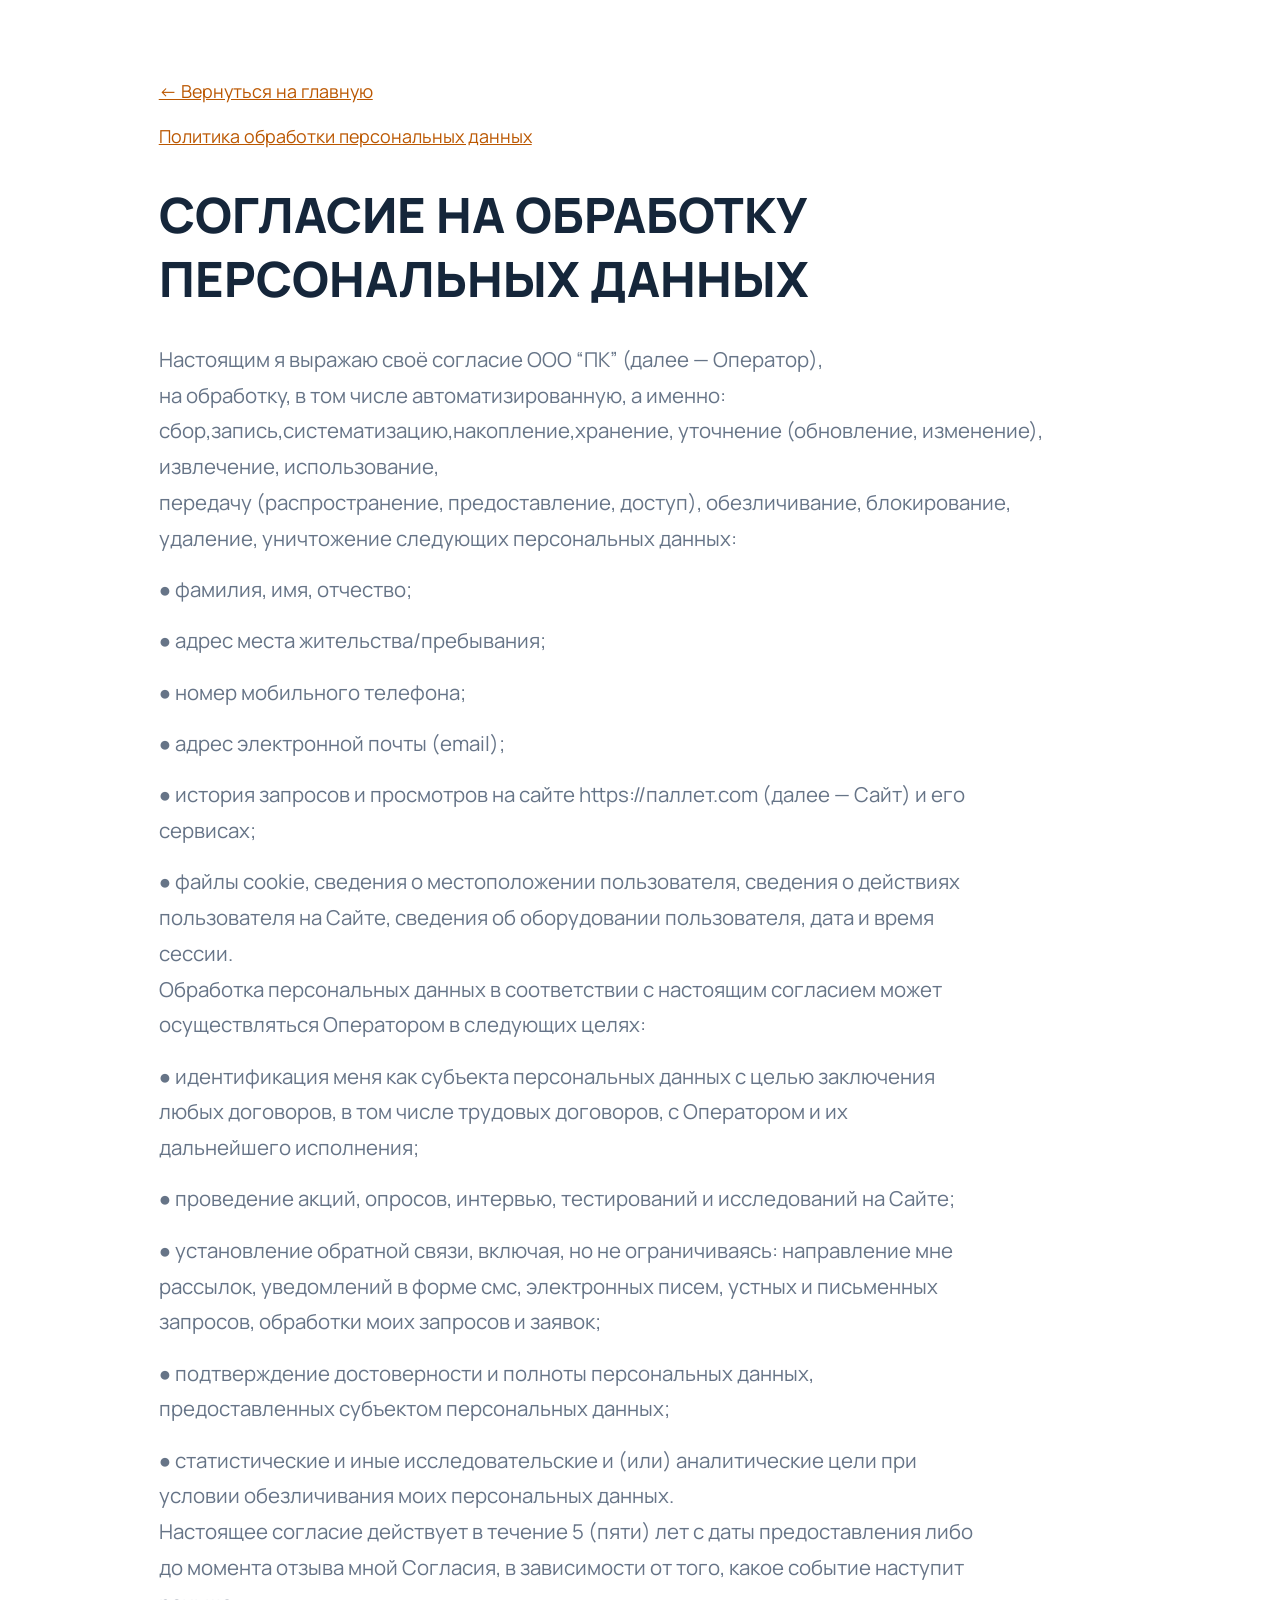
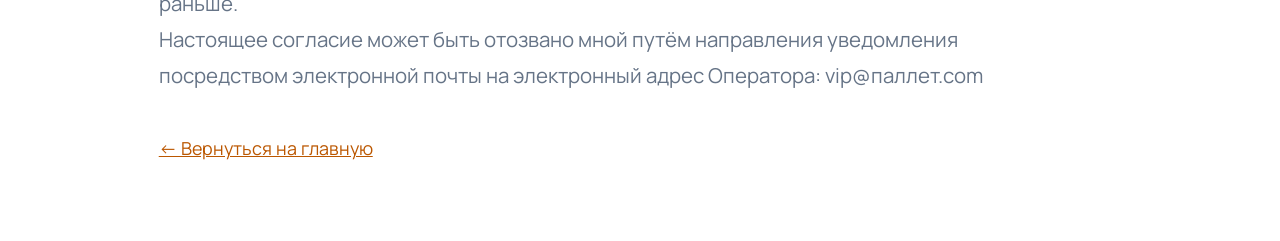
<file: consent.html>
<!doctype html>
<html lang="ru">
<head>
<meta charset="utf-8">
<meta name="viewport" content="width=device-width,initial-scale=1">
<title>СОГЛАСИЕ НА ОБРАБОТКУ ПЕРСОНАЛЬНЫХ ДАННЫХ — Паллетная Компания</title>
<link rel="icon" href="assets/icons/favicon.svg">
<link rel="stylesheet" href="css/style.css">
<link rel="stylesheet" href="css/visual.css">
<link rel="stylesheet" href="css/legal.css">
</head>
<body>
<main class="legal">
<a href="index.html">← Вернуться на главную</a>
<p><a href="privacy.html">Политика обработки персональных данных</a></p>
<article class="legal-document">
<h1>СОГЛАСИЕ НА ОБРАБОТКУ ПЕРСОНАЛЬНЫХ ДАННЫХ</h1>
<p class="legal-paragraph-start">         Настоящим я выражаю своё согласие ООО “ПК” (далее — Оператор),</p>
<p>на обработку, в том числе автоматизированную, а именно:</p>
<p>сбор,запись,систематизацию,накопление,хранение, уточнение (обновление, изменение), извлечение, использование,</p>
<p>передачу (распространение, предоставление, доступ), обезличивание, блокирование,</p>
<p>удаление, уничтожение следующих персональных данных:</p>
<p class="legal-paragraph-start">● фамилия, имя, отчество;</p>
<p class="legal-paragraph-start">● адрес места жительства/пребывания;</p>
<p class="legal-paragraph-start">● номер мобильного телефона;</p>
<p class="legal-paragraph-start">● адрес электронной почты (email);</p>
<p class="legal-paragraph-start">● история запросов и просмотров на сайте https://паллет.com (далее — Сайт) и его</p>
<p>сервисах;</p>
<p class="legal-paragraph-start">● файлы cookie, сведения о местоположении пользователя, сведения о действиях</p>
<p>пользователя на Сайте, сведения об оборудовании пользователя, дата и время</p>
<p>сессии.</p>
<p>Обработка персональных данных в соответствии с настоящим согласием может</p>
<p>осуществляться Оператором в следующих целях:</p>
<p class="legal-paragraph-start">● идентификация меня как субъекта персональных данных с целью заключения</p>
<p>любых договоров, в том числе трудовых договоров, с Оператором и их</p>
<p>дальнейшего исполнения;</p>
<p class="legal-paragraph-start">● проведение акций, опросов, интервью, тестирований и исследований на Сайте;</p>
<p class="legal-paragraph-start">● установление обратной связи, включая, но не ограничиваясь: направление мне</p>
<p>рассылок, уведомлений в форме смс, электронных писем, устных и письменных</p>
<p>запросов, обработки моих запросов и заявок;</p>
<p class="legal-paragraph-start">● подтверждение достоверности и полноты персональных данных,</p>
<p>предоставленных субъектом персональных данных;</p>
<p class="legal-paragraph-start">● статистические и иные исследовательские и (или) аналитические цели при</p>
<p>условии обезличивания моих персональных данных.</p>
<p>Настоящее согласие действует в течение 5 (пяти) лет с даты предоставления либо</p>
<p>до момента отзыва мной Согласия, в зависимости от того, какое событие наступит</p>
<p>раньше.</p>
<p>Настоящее согласие может быть отозвано мной путём направления уведомления</p>
<p>посредством электронной почты на электронный адрес Оператора: vip@паллет.com</p>
</article>
<a href="index.html">← Вернуться на главную</a>
</main>
</body>
</html>
</file>
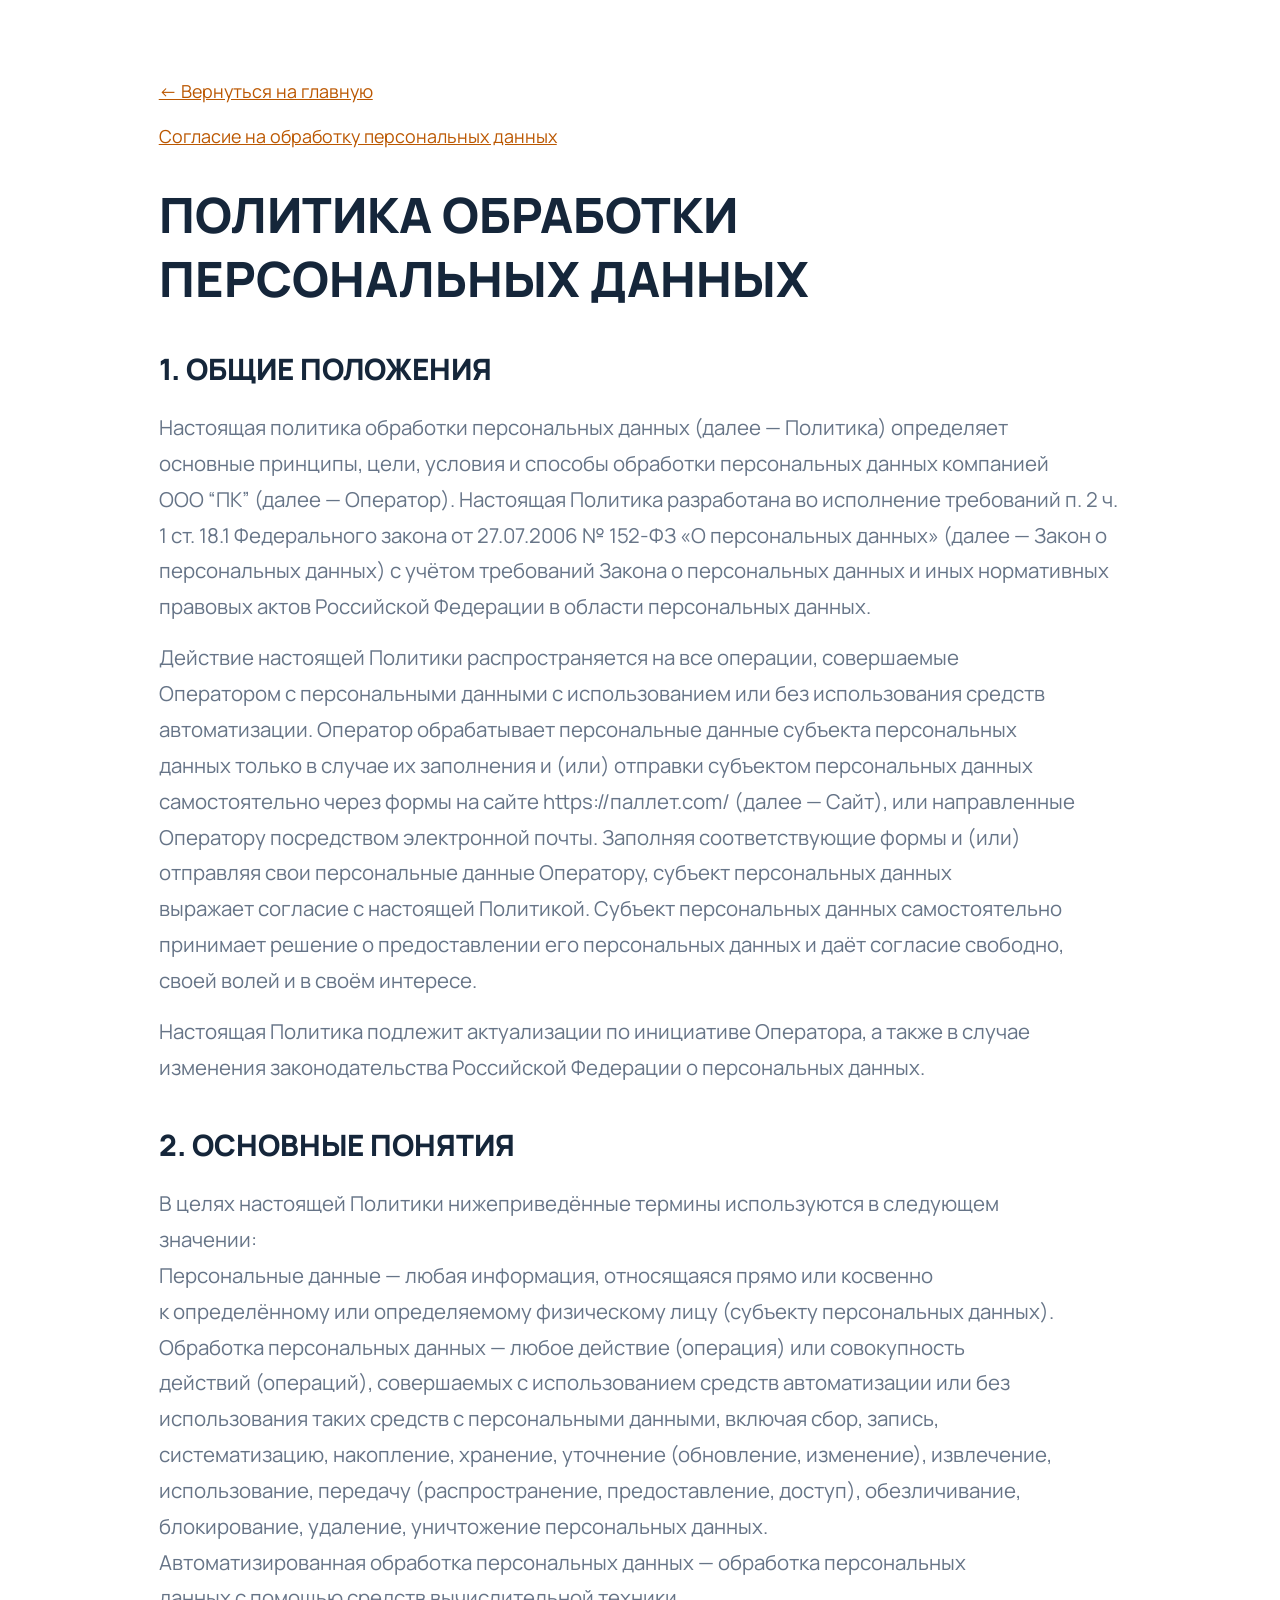
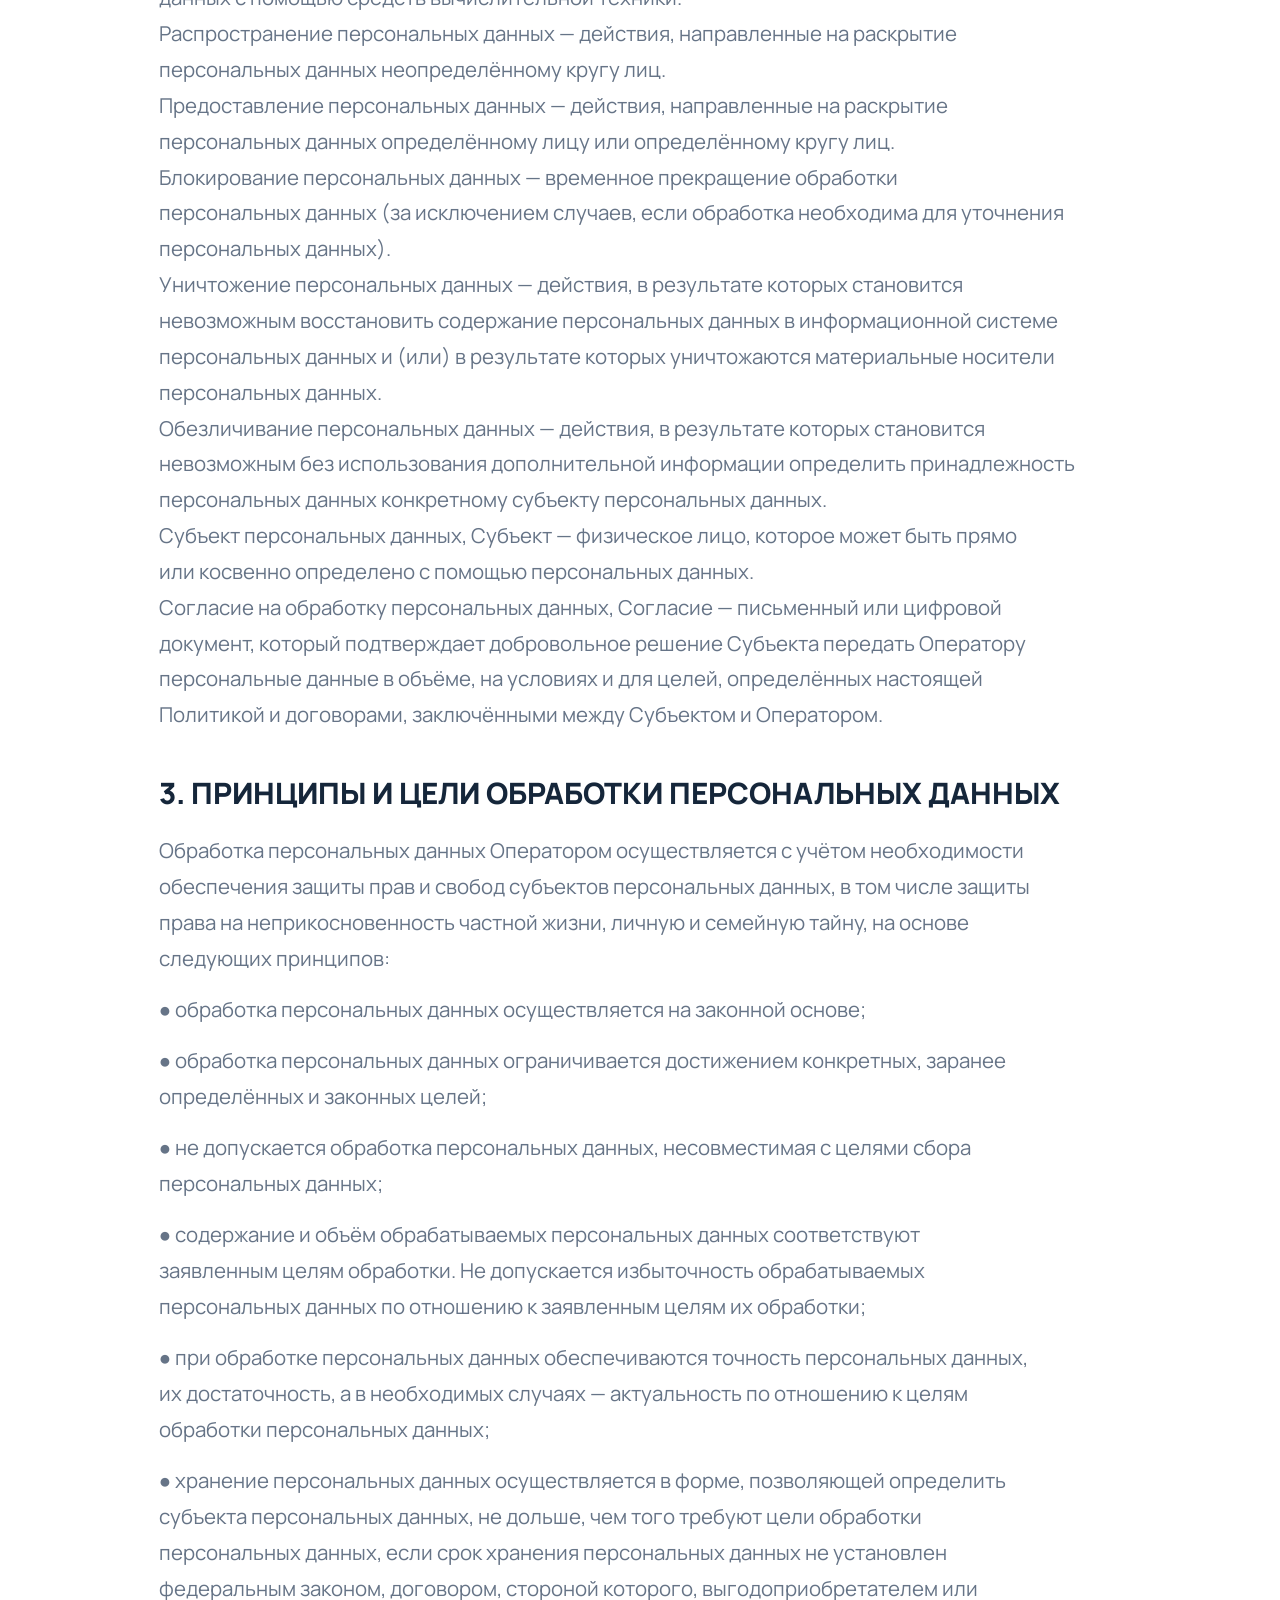
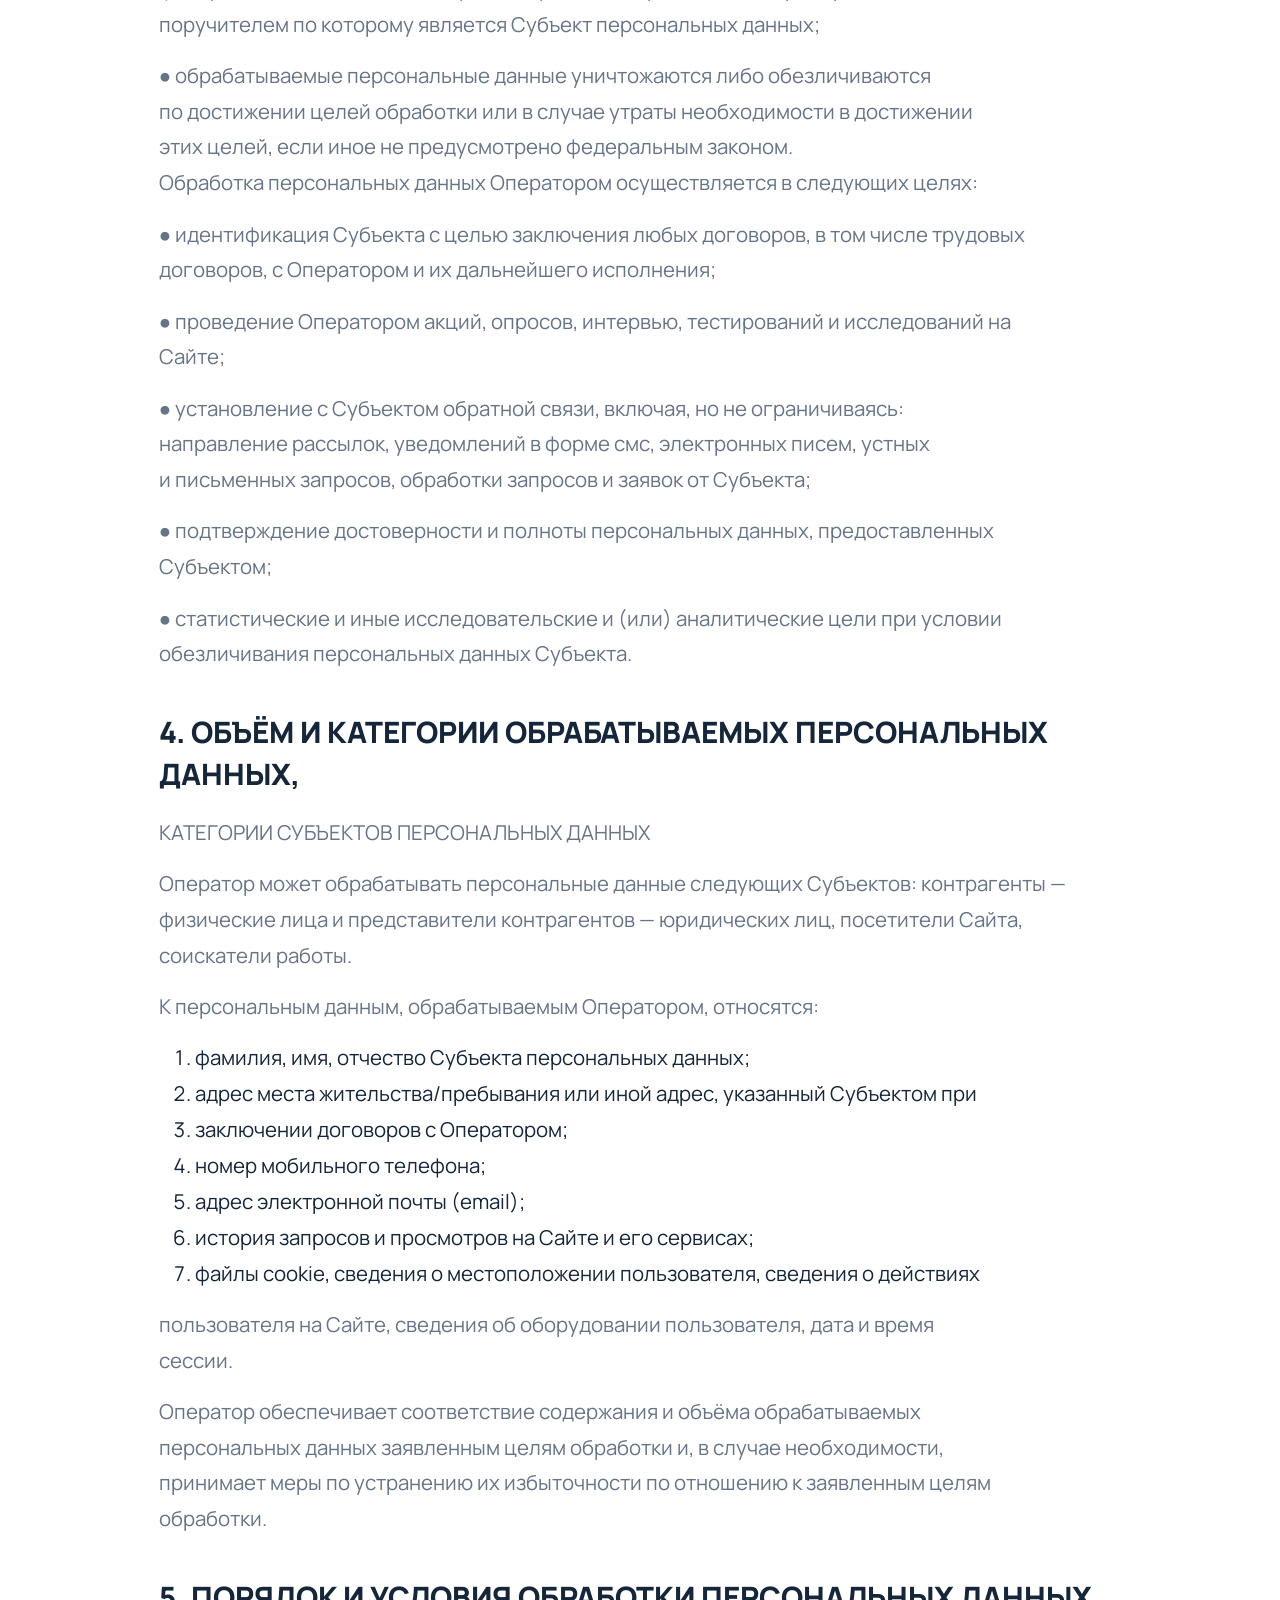
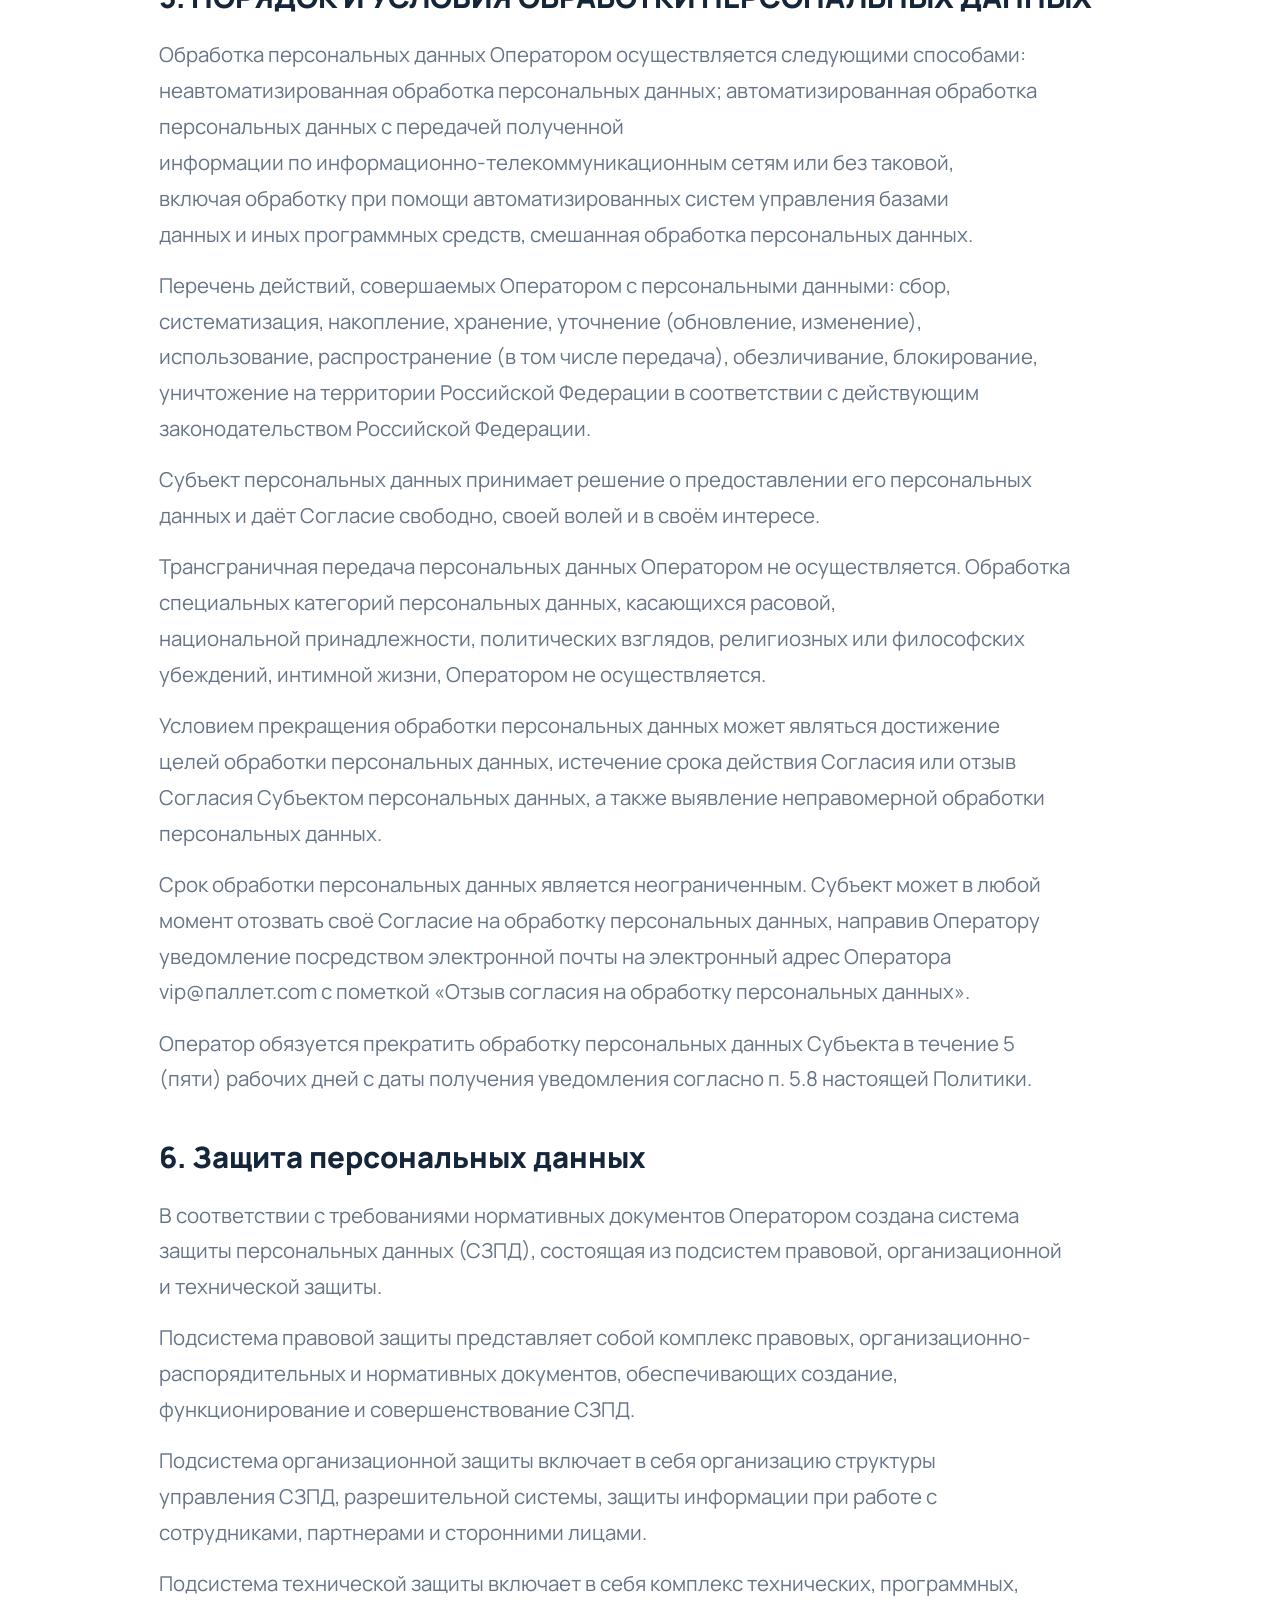
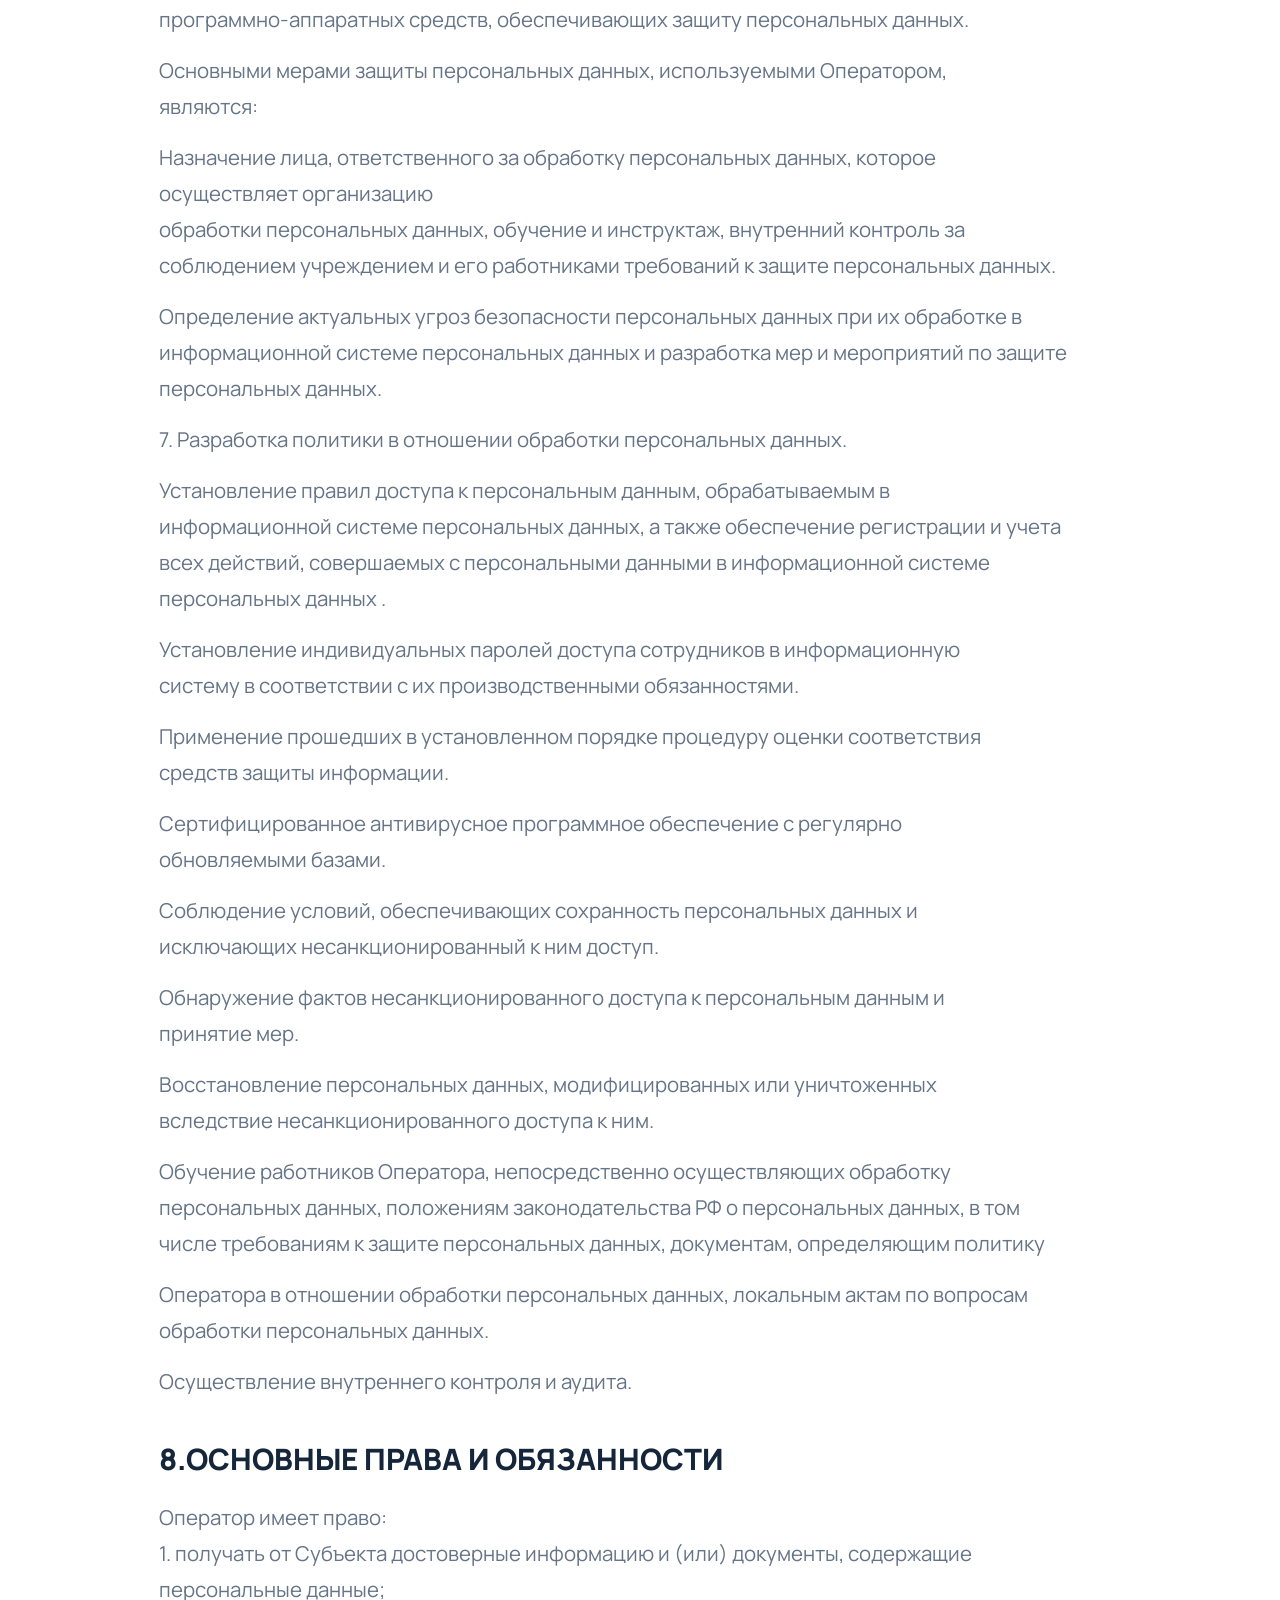
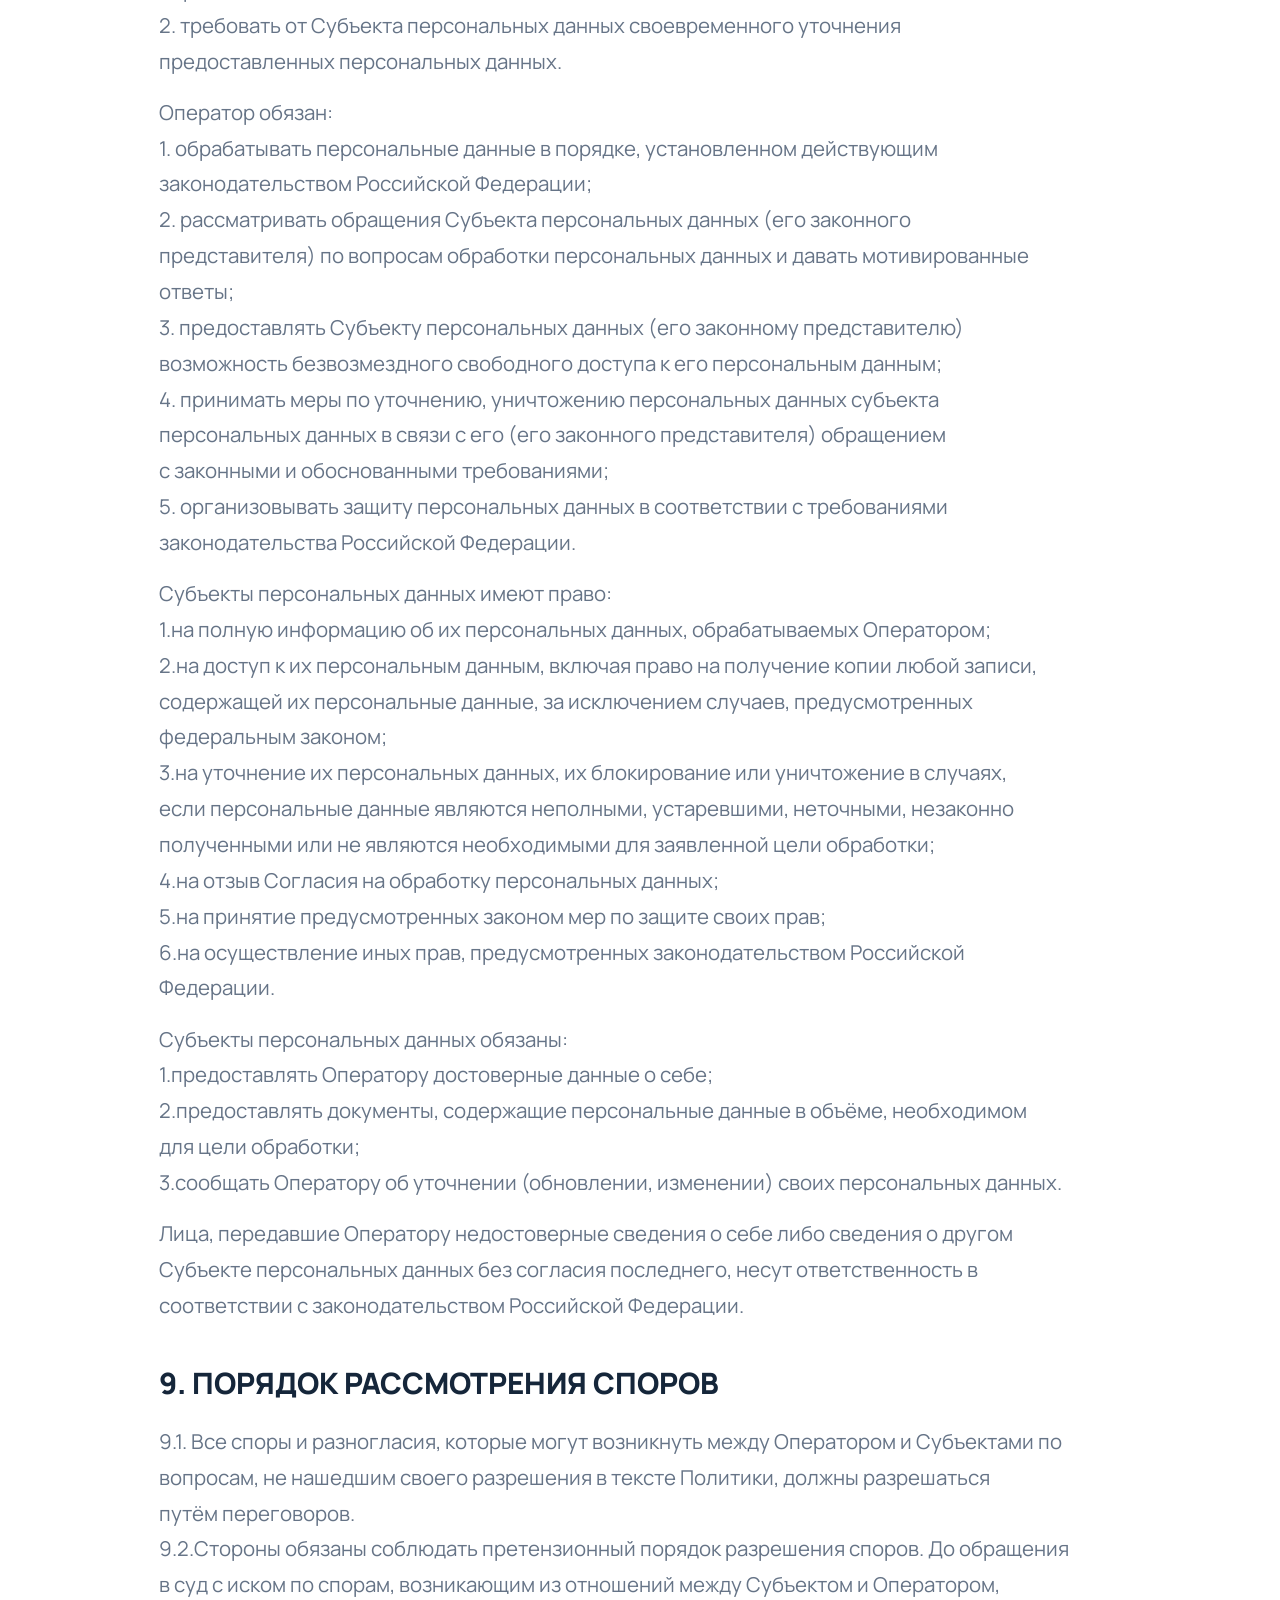
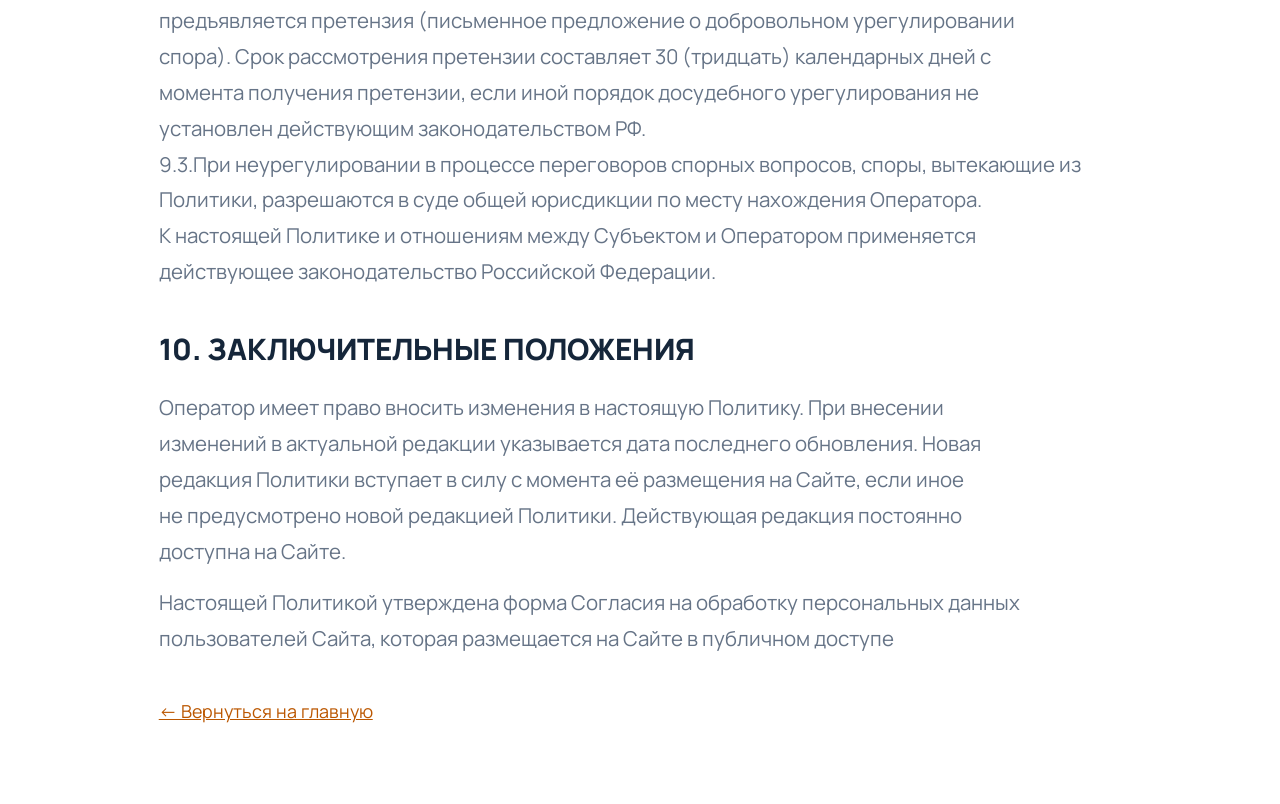
<file: privacy.html>
<!doctype html>
<html lang="ru">
<head>
<meta charset="utf-8">
<meta name="viewport" content="width=device-width,initial-scale=1">
<title>ПОЛИТИКА ОБРАБОТКИ ПЕРСОНАЛЬНЫХ ДАННЫХ — Паллетная Компания</title>
<link rel="icon" href="assets/icons/favicon.svg">
<link rel="stylesheet" href="css/style.css">
<link rel="stylesheet" href="css/visual.css">
<link rel="stylesheet" href="css/legal.css">
</head>
<body>
<main class="legal">
<a href="index.html">← Вернуться на главную</a>
<p><a href="consent.html">Согласие на обработку персональных данных</a></p>
<article class="legal-document">
<h1>                            ПОЛИТИКА ОБРАБОТКИ ПЕРСОНАЛЬНЫХ ДАННЫХ</h1>
<h2>                                                          1. ОБЩИЕ ПОЛОЖЕНИЯ</h2>
<p class="legal-paragraph-start">     Настоящая политика обработки персональных данных (далее — Политика) определяет</p>
<p>основные принципы, цели, условия и способы обработки персональных данных компанией</p>
<p>ООО “ПК” (далее — Оператор). Настоящая Политика разработана во исполнение требований п. 2 ч. 1 ст. 18.1 Федерального закона от 27.07.2006 № 152-ФЗ «О персональных данных» (далее — Закон о персональных данных) с учётом требований Закона о персональных данных и иных нормативных правовых актов Российской Федерации в области персональных данных.</p>
<p class="legal-paragraph-start">      Действие настоящей Политики распространяется на все операции, совершаемые</p>
<p>Оператором с персональными данными с использованием или без использования средств</p>
<p>автоматизации. Оператор обрабатывает персональные данные субъекта персональных</p>
<p>данных только в случае их заполнения и (или) отправки субъектом персональных данных</p>
<p>самостоятельно через формы на сайте https://паллет.соm/ (далее — Сайт), или направленные</p>
<p>Оператору посредством электронной почты. Заполняя соответствующие формы и (или)</p>
<p>отправляя свои персональные данные Оператору, субъект персональных данных</p>
<p>выражает согласие с настоящей Политикой. Субъект персональных данных самостоятельно принимает решение о предоставлении его персональных данных и даёт согласие свободно, своей волей и в своём интересе.</p>
<p class="legal-paragraph-start">        Настоящая Политика подлежит актуализации по инициативе Оператора, а также в случае</p>
<p>изменения законодательства Российской Федерации о персональных данных.</p>
<h2>                                                           2. ОСНОВНЫЕ ПОНЯТИЯ</h2>
<p class="legal-paragraph-start">     В целях настоящей Политики нижеприведённые термины используются в следующем</p>
<p>значении:</p>
<p>Персональные данные — любая информация, относящаяся прямо или косвенно</p>
<p>к определённому или определяемому физическому лицу (субъекту персональных данных).</p>
<p>Обработка персональных данных — любое действие (операция) или совокупность</p>
<p>действий (операций), совершаемых с использованием средств автоматизации или без</p>
<p>использования таких средств с персональными данными, включая сбор, запись,</p>
<p>систематизацию, накопление, хранение, уточнение (обновление, изменение), извлечение,</p>
<p>использование, передачу (распространение, предоставление, доступ), обезличивание,</p>
<p>блокирование, удаление, уничтожение персональных данных.</p>
<p>Автоматизированная обработка персональных данных — обработка персональных</p>
<p>данных с помощью средств вычислительной техники.</p>
<p>Распространение персональных данных — действия, направленные на раскрытие</p>
<p>персональных данных неопределённому кругу лиц.</p>
<p>Предоставление персональных данных — действия, направленные на раскрытие</p>
<p>персональных данных определённому лицу или определённому кругу лиц.</p>
<p>Блокирование персональных данных — временное прекращение обработки</p>
<p>персональных данных (за исключением случаев, если обработка необходима для уточнения</p>
<p>персональных данных).</p>
<p>Уничтожение персональных данных — действия, в результате которых становится</p>
<p>невозможным восстановить содержание персональных данных в информационной системе</p>
<p>персональных данных и (или) в результате которых уничтожаются материальные носители</p>
<p>персональных данных.</p>
<p>Обезличивание персональных данных — действия, в результате которых становится</p>
<p>невозможным без использования дополнительной информации определить принадлежность</p>
<p>персональных данных конкретному субъекту персональных данных.</p>
<p>Субъект персональных данных, Субъект — физическое лицо, которое может быть прямо</p>
<p>или косвенно определено с помощью персональных данных.</p>
<p>Согласие на обработку персональных данных, Согласие — письменный или цифровой</p>
<p>документ, который подтверждает добровольное решение Субъекта передать Оператору</p>
<p>персональные данные в объёме, на условиях и для целей, определённых настоящей</p>
<p>Политикой и договорами, заключёнными между Субъектом и Оператором.</p>
<h2>                 3. ПРИНЦИПЫ И ЦЕЛИ ОБРАБОТКИ ПЕРСОНАЛЬНЫХ ДАННЫХ</h2>
<p class="legal-paragraph-start">       Обработка персональных данных Оператором осуществляется с учётом необходимости</p>
<p>обеспечения защиты прав и свобод субъектов персональных данных, в том числе защиты</p>
<p>права на неприкосновенность частной жизни, личную и семейную тайну, на основе</p>
<p>следующих принципов:</p>
<p class="legal-paragraph-start">● обработка персональных данных осуществляется на законной основе;</p>
<p class="legal-paragraph-start">● обработка персональных данных ограничивается достижением конкретных, заранее</p>
<p>определённых и законных целей;</p>
<p class="legal-paragraph-start">● не допускается обработка персональных данных, несовместимая с целями сбора</p>
<p>персональных данных;</p>
<p class="legal-paragraph-start">● содержание и объём обрабатываемых персональных данных соответствуют</p>
<p>заявленным целям обработки. Не допускается избыточность обрабатываемых</p>
<p>персональных данных по отношению к заявленным целям их обработки;</p>
<p class="legal-paragraph-start">● при обработке персональных данных обеспечиваются точность персональных данных,</p>
<p>их достаточность, а в необходимых случаях — актуальность по отношению к целям</p>
<p>обработки персональных данных;</p>
<p class="legal-paragraph-start">● хранение персональных данных осуществляется в форме, позволяющей определить</p>
<p>субъекта персональных данных, не дольше, чем того требуют цели обработки</p>
<p>персональных данных, если срок хранения персональных данных не установлен</p>
<p>федеральным законом, договором, стороной которого, выгодоприобретателем или</p>
<p>поручителем по которому является Субъект персональных данных;</p>
<p class="legal-paragraph-start">● обрабатываемые персональные данные уничтожаются либо обезличиваются</p>
<p>по достижении целей обработки или в случае утраты необходимости в достижении</p>
<p>этих целей, если иное не предусмотрено федеральным законом.</p>
<p>Обработка персональных данных Оператором осуществляется в следующих целях:</p>
<p class="legal-paragraph-start">● идентификация Субъекта с целью заключения любых договоров, в том числе трудовых</p>
<p>договоров, с Оператором и их дальнейшего исполнения;</p>
<p class="legal-paragraph-start">● проведение Оператором акций, опросов, интервью, тестирований и исследований на</p>
<p>Сайте;</p>
<p class="legal-paragraph-start">● установление с Субъектом обратной связи, включая, но не ограничиваясь:</p>
<p>направление рассылок, уведомлений в форме смс, электронных писем, устных</p>
<p>и письменных запросов, обработки запросов и заявок от Субъекта;</p>
<p class="legal-paragraph-start">● подтверждение достоверности и полноты персональных данных, предоставленных</p>
<p>Субъектом;</p>
<p class="legal-paragraph-start">● статистические и иные исследовательские и (или) аналитические цели при условии</p>
<p>обезличивания персональных данных Субъекта.</p>
<h2>4. ОБЪЁМ И КАТЕГОРИИ ОБРАБАТЫВАЕМЫХ ПЕРСОНАЛЬНЫХ ДАННЫХ,</h2>
<p>КАТЕГОРИИ СУБЪЕКТОВ ПЕРСОНАЛЬНЫХ ДАННЫХ</p>
<p class="legal-paragraph-start">      Оператор может обрабатывать персональные данные следующих Субъектов: контрагенты — физические лица и представители контрагентов — юридических лиц, посетители Сайта, соискатели работы.</p>
<p class="legal-paragraph-start"> К персональным данным, обрабатываемым Оператором, относятся:</p>
<ol>
<li>фамилия, имя, отчество Субъекта персональных данных;</li>
<li>адрес места жительства/пребывания или иной адрес, указанный Субъектом при</li>
<li>заключении договоров с Оператором;</li>
<li>номер мобильного телефона;</li>
<li>адрес электронной почты (email);</li>
<li>история запросов и просмотров на Сайте и его сервисах;</li>
<li>файлы cookie, сведения о местоположении пользователя, сведения о действиях</li>
</ol>
<p>пользователя на Сайте, сведения об оборудовании пользователя, дата и время</p>
<p>сессии.</p>
<p class="legal-paragraph-start">       Оператор обеспечивает соответствие содержания и объёма обрабатываемых</p>
<p>персональных данных заявленным целям обработки и, в случае необходимости,</p>
<p>принимает меры по устранению их избыточности по отношению к заявленным целям</p>
<p>обработки.</p>
<h2>5. ПОРЯДОК И УСЛОВИЯ ОБРАБОТКИ ПЕРСОНАЛЬНЫХ ДАННЫХ</h2>
<p class="legal-paragraph-start">      Обработка персональных данных Оператором осуществляется следующими способами:</p>
<p>неавтоматизированная обработка персональных данных; автоматизированная обработка персональных данных с передачей полученной</p>
<p>информации по информационно-телекоммуникационным сетям или без таковой,</p>
<p>включая обработку при помощи автоматизированных систем управления базами</p>
<p>данных и иных программных средств, смешанная обработка персональных данных.</p>
<p class="legal-paragraph-start">      Перечень действий, совершаемых Оператором с персональными данными: сбор,</p>
<p>систематизация, накопление, хранение, уточнение (обновление, изменение),</p>
<p>использование, распространение (в том числе передача), обезличивание, блокирование,</p>
<p>уничтожение на территории Российской Федерации в соответствии с действующим</p>
<p>законодательством Российской Федерации.</p>
<p class="legal-paragraph-start">      Субъект персональных данных принимает решение о предоставлении его персональных</p>
<p>данных и даёт Согласие свободно, своей волей и в своём интересе.</p>
<p class="legal-paragraph-start">      Трансграничная передача персональных данных Оператором не осуществляется.  Обработка специальных категорий персональных данных, касающихся расовой,</p>
<p>национальной принадлежности, политических взглядов, религиозных или философских</p>
<p>убеждений, интимной жизни, Оператором не осуществляется.</p>
<p class="legal-paragraph-start">      Условием прекращения обработки персональных данных может являться достижение</p>
<p>целей обработки персональных данных, истечение срока действия Согласия или отзыв</p>
<p>Согласия Субъектом персональных данных, а также выявление неправомерной обработки</p>
<p>персональных данных.</p>
<p class="legal-paragraph-start">     Срок обработки персональных данных является неограниченным. Субъект может в любой</p>
<p>момент отозвать своё Согласие на обработку персональных данных, направив Оператору</p>
<p>уведомление посредством электронной почты на электронный адрес Оператора</p>
<p>vip@паллет.com с пометкой «Отзыв согласия на обработку персональных данных».</p>
<p class="legal-paragraph-start">   Оператор обязуется прекратить обработку персональных данных Субъекта в течение 5</p>
<p>(пяти) рабочих дней с даты получения уведомления согласно п. 5.8 настоящей Политики.</p>
<h2>6. Защита персональных данных</h2>
<p class="legal-paragraph-start">       В соответствии с требованиями нормативных документов Оператором создана система</p>
<p>защиты персональных данных (СЗПД), состоящая из подсистем правовой, организационной</p>
<p>и технической защиты.</p>
<p class="legal-paragraph-start">       Подсистема правовой защиты представляет собой комплекс правовых, организационно-</p>
<p>распорядительных и нормативных документов, обеспечивающих создание,</p>
<p>функционирование и совершенствование СЗПД.</p>
<p class="legal-paragraph-start">      Подсистема организационной защиты включает в себя организацию структуры</p>
<p>управления СЗПД, разрешительной системы, защиты информации при работе с</p>
<p>сотрудниками, партнерами и сторонними лицами.</p>
<p class="legal-paragraph-start">      Подсистема технической защиты включает в себя комплекс технических, программных,</p>
<p>программно-аппаратных средств, обеспечивающих защиту персональных данных.</p>
<p class="legal-paragraph-start">      Основными мерами защиты персональных данных, используемыми Оператором,</p>
<p>являются:</p>
<p class="legal-paragraph-start">      Назначение лица, ответственного за обработку персональных данных, которое</p>
<p>осуществляет организацию</p>
<p>обработки персональных данных, обучение и инструктаж, внутренний контроль за</p>
<p>соблюдением учреждением и его работниками требований к защите персональных данных.</p>
<p class="legal-paragraph-start">      Определение актуальных угроз безопасности персональных данных при их обработке в</p>
<p>информационной системе персональных данных и разработка мер и мероприятий по защите</p>
<p>персональных данных.</p>
<p class="legal-paragraph-start">      7. Разработка политики в отношении обработки персональных данных.</p>
<p class="legal-paragraph-start">       Установление правил доступа к персональным данным, обрабатываемым в</p>
<p>информационной системе персональных данных, а также обеспечение регистрации и учета</p>
<p>всех действий, совершаемых с персональными данными в информационной системе</p>
<p>персональных данных .</p>
<p class="legal-paragraph-start">      Установление индивидуальных паролей доступа сотрудников в информационную</p>
<p>систему в соответствии с их производственными обязанностями.</p>
<p class="legal-paragraph-start">      Применение прошедших в установленном порядке процедуру оценки соответствия</p>
<p>средств защиты информации.</p>
<p class="legal-paragraph-start">      Сертифицированное антивирусное программное обеспечение с регулярно</p>
<p>обновляемыми базами.</p>
<p class="legal-paragraph-start">      Соблюдение условий, обеспечивающих сохранность персональных данных и</p>
<p>исключающих несанкционированный к ним доступ.</p>
<p class="legal-paragraph-start">      Обнаружение фактов несанкционированного доступа к персональным данным и</p>
<p>принятие мер.</p>
<p class="legal-paragraph-start">     Восстановление персональных данных, модифицированных или уничтоженных</p>
<p>вследствие несанкционированного доступа к ним.</p>
<p class="legal-paragraph-start">    Обучение работников Оператора, непосредственно осуществляющих обработку</p>
<p>персональных данных, положениям законодательства РФ о персональных данных, в том</p>
<p>числе требованиям к защите персональных данных, документам, определяющим политику</p>
<p class="legal-paragraph-start">    Оператора в отношении обработки персональных данных, локальным актам по вопросам</p>
<p>обработки персональных данных.</p>
<p class="legal-paragraph-start">    Осуществление внутреннего контроля и аудита.</p>
<h2>8.ОСНОВНЫЕ ПРАВА И ОБЯЗАННОСТИ</h2>
<p class="legal-paragraph-start">   Оператор имеет право:</p>
<p>1. получать от Субъекта достоверные информацию и (или) документы, содержащие</p>
<p>персональные данные;</p>
<p>2. требовать от Субъекта персональных данных своевременного уточнения</p>
<p>предоставленных персональных данных.</p>
<p class="legal-paragraph-start">   Оператор обязан:</p>
<p>1. обрабатывать персональные данные в порядке, установленном действующим</p>
<p>законодательством Российской Федерации;</p>
<p>2. рассматривать обращения Субъекта персональных данных (его законного</p>
<p>представителя) по вопросам обработки персональных данных и давать мотивированные</p>
<p>ответы;</p>
<p>3. предоставлять Субъекту персональных данных (его законному представителю)</p>
<p>возможность безвозмездного свободного доступа к его персональным данным;</p>
<p>4. принимать меры по уточнению, уничтожению персональных данных субъекта</p>
<p>персональных данных в связи с его (его законного представителя) обращением</p>
<p>с законными и обоснованными требованиями;</p>
<p>5. организовывать защиту персональных данных в соответствии с требованиями</p>
<p>законодательства Российской Федерации.</p>
<p class="legal-paragraph-start">   Субъекты персональных данных имеют право:</p>
<p>1.на полную информацию об их персональных данных, обрабатываемых Оператором;</p>
<p>2.на доступ к их персональным данным, включая право на получение копии любой записи,</p>
<p>содержащей их персональные данные, за исключением случаев, предусмотренных</p>
<p>федеральным законом;</p>
<p>3.на уточнение их персональных данных, их блокирование или уничтожение в случаях,</p>
<p>если персональные данные являются неполными, устаревшими, неточными, незаконно</p>
<p>полученными или не являются необходимыми для заявленной цели обработки;</p>
<p>4.на отзыв Согласия на обработку персональных данных;</p>
<p>5.на принятие предусмотренных законом мер по защите своих прав;</p>
<p>6.на осуществление иных прав, предусмотренных законодательством Российской</p>
<p>Федерации.</p>
<p class="legal-paragraph-start">    Субъекты персональных данных обязаны:</p>
<p>1.предоставлять Оператору достоверные данные о себе;</p>
<p>2.предоставлять документы, содержащие персональные данные в объёме, необходимом</p>
<p>для цели обработки;</p>
<p>3.сообщать Оператору об уточнении (обновлении, изменении) своих персональных данных.</p>
<p class="legal-paragraph-start">    Лица, передавшие Оператору недостоверные сведения о себе либо сведения о другом</p>
<p>Субъекте персональных данных без согласия последнего, несут ответственность в</p>
<p>соответствии с законодательством Российской Федерации.</p>
<h2>9. ПОРЯДОК РАССМОТРЕНИЯ СПОРОВ</h2>
<p>9.1. Все споры и разногласия, которые могут возникнуть между Оператором и Субъектами по</p>
<p>вопросам, не нашедшим своего разрешения в тексте Политики, должны разрешаться</p>
<p>путём переговоров.</p>
<p>9.2.Стороны обязаны соблюдать претензионный порядок разрешения споров. До обращения</p>
<p>в суд с иском по спорам, возникающим из отношений между Субъектом и Оператором,</p>
<p>предъявляется претензия (письменное предложение о добровольном урегулировании</p>
<p>спора). Срок рассмотрения претензии составляет 30 (тридцать) календарных дней с</p>
<p>момента получения претензии, если иной порядок досудебного урегулирования не</p>
<p>установлен действующим законодательством РФ.</p>
<p>9.3.При неурегулировании в процессе переговоров спорных вопросов, споры, вытекающие из</p>
<p>Политики, разрешаются в суде общей юрисдикции по месту нахождения Оператора.</p>
<p>К настоящей Политике и отношениям между Субъектом и Оператором применяется</p>
<p>действующее законодательство Российской Федерации.</p>
<h2>10. ЗАКЛЮЧИТЕЛЬНЫЕ ПОЛОЖЕНИЯ</h2>
<p class="legal-paragraph-start">      Оператор имеет право вносить изменения в настоящую Политику. При внесении</p>
<p>изменений в актуальной редакции указывается дата последнего обновления. Новая</p>
<p>редакция Политики вступает в силу с момента её размещения на Сайте, если иное</p>
<p>не предусмотрено новой редакцией Политики. Действующая редакция постоянно</p>
<p>доступна на Сайте.</p>
<p class="legal-paragraph-start">      Настоящей Политикой утверждена форма Согласия на обработку персональных данных</p>
<p>пользователей Сайта, которая размещается на Сайте в публичном доступе</p>
</article>
<a href="index.html">← Вернуться на главную</a>
</main>
</body>
</html>
</file>
<file: css/style.css>
@font-face{font-family:Manrope;src:url('../assets/fonts/manrope-700.ttf') format('truetype');font-weight:600 700;font-style:normal;font-display:swap}
@font-face{font-family:Manrope;src:url('../assets/fonts/manrope-800.ttf') format('truetype');font-weight:800;font-style:normal;font-display:swap}
@font-face{font-family:Manrope;src:url('../assets/fonts/manrope.ttf') format('truetype');font-weight:400;font-style:normal;font-display:swap}
:root{--navy:#0b1b2e;--blue:#142a43;--orange:#ff7900;--light:#f4f6f9;--text:#15263a;--muted:#6c7785;--border:#e0e5eb;--radius:0.875rem}*{box-sizing:border-box}html{scroll-behavior:smooth;scroll-padding-top:6.875rem}body{margin:0;font-family:Manrope,Arial,sans-serif;color:var(--text);font-size:0.875rem;line-height:1.65;background:white}button,input,textarea,select{font:inherit}button,a{-webkit-tap-highlight-color:transparent}a{color:inherit;text-decoration:none}button{cursor:pointer}button:disabled{cursor:wait}button{color:inherit}img{max-width:100%;display:block}svg{width:2rem;height:2rem;fill:none;stroke:currentColor;stroke-width:1.6;stroke-linecap:round;stroke-linejoin:round;flex-shrink:0}h1,h2,h3,p{margin:0}h1,h2,h3{line-height:1.16;letter-spacing:-.04em}h2{font-size:clamp(1.875rem,3.1vw,2.75rem);font-weight:800}h3{font-size:1.3125rem;font-weight:800}p{color:var(--muted)}em{font-style:normal;color:var(--orange)}button{border:0;background:none}a,button{transition:background .2s,color .2s,transform .2s,box-shadow .2s}a:focus-visible,button:focus-visible,input:focus-visible,select:focus-visible,textarea:focus-visible{outline:0.1875rem solid var(--orange);outline-offset:0.25rem}.container{width:calc(100% - 6rem);max-width:80rem;margin:auto}.header{position:sticky;top:0;z-index:30;background:#fff;border-bottom:1px solid var(--border)}.header-inner{height:5.875rem;display:flex;align-items:center;justify-content:space-between;gap:1.5rem}.header.scrolled{box-shadow:0 0.3125rem 1.5625rem #0b1b2e0c}.brand{display:flex;align-items:center;gap:0.75rem;flex-shrink:0}.brand-icon{width:3.0625rem;height:3.0625rem;display:grid;place-items:center;background:var(--orange);color:white;font-weight:800;font-size:1.4375rem;letter-spacing:-2px;border-radius:0.4375rem}.brand strong{display:block;font-size:1.0625rem;font-weight:800;letter-spacing:-.0.375rem}.brand small{display:block;color:#7e8894;font-size:0.625rem;letter-spacing:.2px;margin-top:0.1875rem}nav{display:flex;gap:1.8125rem;font-size:0.75rem;font-weight:700}nav a:hover{color:var(--orange)}.header-contact{text-align:right}.header-contact>a{display:block;font-size:1.125rem;letter-spacing:-.0.3125rem;font-weight:800}.text-button{color:var(--orange);font-size:0.75rem;font-weight:800;padding:0;text-align:left}.text-button:hover{color:#c85c00}.header-contact .text-button{font-size:0.6875rem}.header-contact .text-button span{margin-left:0.5rem}.menu-toggle{display:none}.hero{position:relative;isolation:isolate;background:var(--navy);color:white;overflow:hidden;min-height:35.625rem}.hero-photo{position:absolute;inset:0 0 0 42%;z-index:-3;background:url('../assets/images/hero-warehouse.webp') right center/auto 100% no-repeat;clip-path:none}.hero:after{content:"";position:absolute;inset:0;background:linear-gradient(90deg,#0b1b2e 22%,#0b1b2ef5 34%,#0b1b2e80 57%,#0b1b2e10 100%);z-index:-2}.hero-grid{position:absolute;width:31.25rem;height:31.25rem;left:-17.5rem;bottom:-22.5rem;border:1px solid #ffffff16;transform:rotate(-30deg);z-index:-1}.hero-content{padding-top:3.8125rem;padding-bottom:4.0625rem}.eyebrow{color:#85909c;font-size:0.625rem;letter-spacing:1.65px;font-weight:800;margin-bottom:1.1875rem}.badge{display:inline-flex;align-items:center;gap:0.5625rem;border:1px solid #ffffff25;border-radius:2.5rem;padding:0.4375rem 0.75rem;color:#d5dce5;font-size:0.625rem;letter-spacing:.0.1875rem;margin-bottom:1.5625rem;background:#142a4366}.badge>span,.orange-dot{display:inline-block;width:0.375rem;height:0.375rem;border-radius:50%;background:var(--orange)}h1{font-size:clamp(2.5rem,4.3vw,3.8125rem);line-height:1.11;letter-spacing:-0.1625rem;font-weight:800;max-width:47.5rem}.hero p{font-size:0.875rem;line-height:1.85;margin-top:1.5rem;color:#bac3cf}.hero-actions{display:flex;gap:0.75rem;margin-top:1.9375rem}.button{min-height:3.0625rem;background:var(--orange);color:var(--navy);display:inline-flex;align-items:center;justify-content:space-between;gap:2rem;padding:0.875rem 1.4375rem;border:1px solid var(--orange);border-radius:0.4375rem;font-size:0.75rem;font-weight:800;line-height:1.4}.button:hover{background:#ff902c;border-color:#ff902c;transform:translateY(-2px);box-shadow:0 0.5rem 1.375rem #ff790022}.button span{font-size:1.25rem;line-height:1}.button-outline{background:#13263c88;color:white;border-color:#ffffff38}.button-outline:hover{background:#ffffff15;border-color:#ffffff80}.hero-note{display:flex;align-items:center;gap:0.6875rem;color:#8393a6;font-size:0.625rem;margin-top:2.4375rem}.line{height:1px;width:1.8125rem;background:var(--orange)}.photo-caption{position:absolute;right:3rem;bottom:3.375rem;display:flex;align-items:center;gap:0.5rem;background:#0b1b2ea8;backdrop-filter:blur(0.375rem);border:1px solid #ffffff22;border-radius:0.3125rem;padding:0.625rem 0.875rem;font-size:0.5rem;letter-spacing:1.4px}.hero-index{position:absolute;right:3rem;top:2.5rem;font-size:0.75rem}.hero-index span{color:#d1d5da70;font-size:0.625rem;margin-left:0.3125rem}.benefits{background:var(--navy);color:white;border-top:1px solid #ffffff13}.benefit-grid{display:grid;grid-template-columns:repeat(4,1fr);padding:1.6875rem 0}.benefit-grid>div{display:flex;align-items:center;gap:1.0625rem;border-right:1px solid #ffffff17;padding-left:1.625rem}.benefit-grid>div:first-child{padding-left:0}.benefit-grid>div:last-child{border:0}.benefit-grid svg{color:var(--orange);width:1.9375rem}.benefit-grid strong{font-size:0.9375rem;display:block;color:#fff}.benefit-grid span{font-size:0.625rem;color:#91a0b0;display:block;margin-top:0.1875rem}.section{padding:5.0625rem 0;scroll-margin-top:0.625rem}.section-head{display:flex;align-items:flex-end;justify-content:space-between;gap:1.875rem;margin-bottom:2.0625rem}.section-head .eyebrow{margin-bottom:0.8125rem}.section-head>p{font-size:0.75rem;line-height:1.8;padding-bottom:0.1875rem}.direction-grid{display:grid;grid-template-columns:repeat(3,1fr);gap:1.125rem}.direction{position:relative;border-radius:var(--radius);background:var(--light);padding:1.8125rem;text-align:left;border:1px solid #e8edf2;display:flex;flex-direction:column;align-items:flex-start;min-height:17.25rem}.direction:hover{transform:translateY(-0.3125rem);box-shadow:0 0.9375rem 1.875rem #0b1b2e0b}.direction.primary{background:var(--blue);color:white;border-color:var(--blue)}.direction>svg{color:var(--orange);width:2.375rem;height:2.375rem;margin-bottom:1.75rem}.card-num{position:absolute;right:1.5625rem;top:1.6875rem;font-size:0.625rem;color:#9aa4b0;letter-spacing:1px}.direction h3{font-size:1.3125rem;margin-bottom:0.75rem}.direction p{font-size:0.75rem;line-height:1.8}.direction.primary p{color:#a7b5c5}.card-link{display:flex;align-items:center;justify-content:space-between;width:100%;font-size:0.6875rem;font-weight:800;border-top:1px solid #0b1b2e0e;margin-top:1.4375rem;padding-top:1.0625rem}.primary .card-link{border-color:#ffffff18}.card-link b{color:var(--orange);font-size:1.1875rem;line-height:1}.additional-services{margin-top:1.75rem;display:flex;align-items:center;gap:1.5625rem}.additional-services>span{font-size:0.625rem;color:#818b97;white-space:nowrap}.service-pills{display:flex;flex-wrap:wrap;gap:0.4375rem}.service-pills button{border:1px solid var(--border);padding:0.5rem 0.6875rem;border-radius:0.375rem;font-size:0.625rem;font-weight:700}.service-pills button span{color:var(--orange);margin-left:0.625rem}.service-pills button:hover{background:var(--light);border-color:#9faab8}.catalog{background:var(--light)}.filters{display:flex;gap:0.4375rem;margin-bottom:1.5625rem;flex-wrap:wrap}.filters button{border:1px solid #dce2e9;border-radius:0.375rem;padding:0.625rem 1.125rem;color:#6d7987;font-size:0.6875rem;font-weight:700;background:#fff}.filters button.active{background:var(--navy);border-color:var(--navy);color:#fff}.filters button:hover{border-color:var(--navy)}.product-grid{display:grid;grid-template-columns:repeat(3,1fr);gap:1.25rem}.product{background:white;border:1px solid var(--border);border-radius:var(--radius);overflow:hidden;transition:transform .25s,box-shadow .25s}.product:hover{transform:translateY(-0.25rem);box-shadow:0 0.75rem 1.875rem #0b1b2e0b}.product-image{height:13.4375rem;position:relative;margin:0.625rem 0.625rem 0;background:#fff;overflow:hidden}.product-image img{width:100%;height:100%;object-fit:contain;padding:1.375rem;transition:transform .3s}.product:hover img{transform:scale(1.04)}.tag{position:absolute;z-index:1;top:0.625rem;left:0.625rem;font-size:0.5rem;font-weight:800;letter-spacing:.0.375rem;background:#f1f4f7;border-radius:0.25rem;padding:0.3125rem 0.5625rem}.product-info{padding:1.0625rem 1.5rem 1.375rem}.product h3{font-size:1.25rem;margin-bottom:0.5rem}.product-info>p{font-size:0.75rem}.spec{display:flex;justify-content:space-between;gap:0.375rem;margin:1.25rem 0 1rem;border-top:1px solid #edf0f4;padding-top:0.875rem;font-size:0.625rem;color:#8a94a0}.spec b{font-size:0.5625rem;font-weight:600;color:#596676}.product-info>button{display:flex;align-items:center;justify-content:space-between;width:100%;padding:0.6875rem 0.875rem;border:1px solid #e1e5eb;border-radius:0.375rem;font-size:0.6875rem;font-weight:800}.product-info>button span{color:var(--orange);font-size:1.0625rem}.product-info>button:hover{border-color:var(--orange);background:#fff7ef}.catalog-note{font-size:0.625rem;margin-top:1.125rem}.catalog-help{margin-top:1.5625rem;padding:1.4375rem 0 0;border-top:1px solid #dce2e9;display:flex;align-items:center;justify-content:space-between;gap:1.25rem;font-size:0.6875rem;color:#74808e}.catalog-help strong{color:var(--navy);margin-right:0.5rem}.about-grid{display:grid;grid-template-columns:1fr 1fr;gap:4.375rem;align-items:center}.production-visual{position:relative;scroll-margin-top:7.8125rem}.production-visual>img{width:100%;height:30rem;object-fit:cover;border-radius:var(--radius)}.production-label{position:absolute;bottom:1.4375rem;left:1.4375rem;right:1.4375rem;display:flex;align-items:center;gap:1.0625rem;background:#0b1b2ef0;color:white;border:1px solid #ffffff20;padding:1.25rem;border-radius:0.5625rem;font-weight:700;font-size:0.9375rem}.production-label svg{color:var(--orange)}.production-label small{display:block;color:#a4b2c2;font-size:0.625rem;font-weight:400;margin-top:0.25rem}.about-copy h2{margin-bottom:1.375rem}.about-copy p{font-size:0.75rem;line-height:1.95;margin-top:0.75rem}.check-list{list-style:none;padding:0;margin:1.5rem 0 1.75rem}.check-list li{font-size:0.6875rem;margin:0.625rem 0;display:flex;gap:0.625rem;align-items:center}.check-list li:before{content:'✓';color:var(--orange);font-weight:800;font-size:0.9375rem}.process{padding-top:1.875rem}.steps{display:grid;grid-template-columns:repeat(4,1fr);gap:1.875rem;margin-top:2.625rem}.steps article{border-top:1px solid #dce2e9;padding-top:1.25rem;position:relative}.steps article:before{content:'';width:0.375rem;height:0.375rem;background:var(--orange);position:absolute;top:-0.25rem;border-radius:50%}.steps article>span{font-size:1.875rem;letter-spacing:-1px;color:#b3bdc8;display:block;margin-bottom:1.25rem}.steps h3{font-size:1.125rem;margin-bottom:0.75rem}.steps p{font-size:0.6875rem;max-width:14.375rem;line-height:1.85}.request{background:var(--navy);color:white;position:relative;overflow:hidden}.request-grid{display:grid;grid-template-columns:1fr 1fr;gap:5.9375rem;align-items:center}.request .eyebrow{color:#90a0b3}.request h2{font-size:clamp(1.9375rem,3.3vw,2.9375rem);line-height:1.23}.request h2 em{display:block}.request-grid>div>p{color:#96a6b8;font-size:0.75rem;line-height:1.9;margin-top:1.5rem}.request-phone{display:block;font-size:1.625rem;font-weight:800;letter-spacing:-1px;margin-top:2.25rem}.hours{display:block;font-size:0.6875rem;color:#8c98a6;margin-top:0.5rem}.lead-form{background:white;color:var(--navy);padding:1.875rem;border-radius:var(--radius)}.lead-form h3{font-size:1.4375rem;margin-bottom:0.75rem}.demo-notice{font-size:0.625rem;line-height:1.7;color:#687687;background:#f4f6f9;padding:0.625rem 0.75rem;border-radius:0.3125rem;margin-bottom:1.0625rem}.demo-notice a{text-decoration:underline}.form-row{display:grid;grid-template-columns:1fr 1fr;gap:0.875rem}label{display:block;font-size:0.625rem;font-weight:700;margin-bottom:0.875rem}label>span:not(.consent span){color:var(--orange)}input:not([type=checkbox]),select,textarea{display:block;width:100%;min-width:0;margin-top:0.4375rem;border:1px solid #dce2e9;border-radius:0.3125rem;padding:0.75rem;font-size:0.6875rem;background:#fafbfc;color:var(--navy)}textarea{resize:vertical;min-height:4.875rem;max-height:15.625rem}input::placeholder,textarea::placeholder{color:#929ba7}input:user-invalid{border-color:#b92929}.consent{display:flex;align-items:flex-start;gap:0.5625rem;font-size:0.5625rem;font-weight:400;color:#818c99;line-height:1.7}.consent input{accent-color:var(--orange);flex-shrink:0;margin:2px 0;width:0.875rem;height:0.875rem}.consent a{text-decoration:underline;text-underline-offset:2px}.lead-form>.button{width:100%}.form-status{font-size:0.6875rem;margin-top:0.625rem;line-height:1.8;color:#425d46}.form-status:empty{display:none}.contact-grid{display:grid;grid-template-columns:1fr 1fr 1fr;gap:2.8125rem;padding-top:0.875rem}.contact-grid>div{display:flex;flex-direction:column;align-items:flex-start}.contact-label{color:#929da9;font-size:0.5625rem;letter-spacing:1.2px;font-weight:800;margin-bottom:1.25rem}.contact-big{font-size:1.5625rem;font-weight:800;letter-spacing:-1px}.contact-grid>div>a:not(.contact-big):not(.text-button){font-size:0.9375rem}.contact-grid .contact-mail{margin-top:1.25rem;color:var(--orange);font-weight:700}.contact-grid address{font-style:normal;font-size:1rem;line-height:1.8;font-weight:600}.map-link{margin-top:1.25rem}.contact-callout{padding:1.5625rem;background:var(--light);border-radius:0.75rem}.contact-callout svg{color:var(--orange);width:1.625rem;height:1.625rem;margin-bottom:0.9375rem}.contact-callout h3{font-size:1.125rem;margin-bottom:0.625rem}.contact-callout p{font-size:0.6875rem;line-height:1.8;margin-bottom:1.125rem}footer{background:var(--navy);color:white;padding:2.1875rem 0 1.4375rem}.footer-top{display:flex;justify-content:space-between;align-items:center;padding-bottom:1.8125rem;gap:1.5rem}.footer-top .brand-icon{width:2.6875rem;height:2.6875rem;font-size:1.3125rem}.footer-top .brand strong{font-size:0.9375rem}.footer-top nav{font-size:0.6875rem;color:#b2bdca}.footer-up{font-size:0.6875rem;color:#b2bdca}.footer-bottom{border-top:1px solid #ffffff12;padding-top:1.375rem;display:flex;align-items:flex-start;justify-content:space-between;gap:1.875rem;color:#7c8a9d;font-size:0.5625rem}.skip{position:fixed;top:-6.25rem;left:1rem;background:var(--orange);padding:0.75rem;z-index:100}.skip:focus{top:0.75rem}.sr-only{position:absolute;width:1px;height:1px;clip-path:inset(50%);overflow:hidden}.svg-defs{position:absolute;width:0;height:0;overflow:hidden}.back-top{position:fixed;right:1.375rem;bottom:1.375rem;background:white;color:var(--navy);border:1px solid var(--border);box-shadow:0 0.25rem 1.25rem #0001;border-radius:50%;width:2.6875rem;height:2.6875rem;z-index:25;font-size:1.3125rem}.back-top[hidden],[hidden]{display:none!important}dialog{border:0;border-radius:0.9375rem;max-width:29.375rem;width:calc(100% - 2rem);padding:2rem;color:var(--navy);box-shadow:0 1.5625rem 6.25rem #0004;max-height:90dvh;overflow:auto}dialog::backdrop{background:#061222bb;backdrop-filter:blur(0.25rem)}dialog h2{font-size:1.75rem;margin-bottom:0.875rem}dialog .eyebrow{margin-bottom:0.8125rem}dialog .lead-form{padding:0;margin-top:1.25rem}dialog #dialog-description{font-size:0.75rem;line-height:1.9}.dialog-close{position:absolute;right:0.8125rem;top:0.625rem;font-size:1.75rem;line-height:1;width:2.1875rem;height:2.1875rem}.dialog-close:hover{background:var(--light);border-radius:50%}body.modal-open{overflow:hidden}.reveal-ready{opacity:0;transform:translateY(1.125rem);transition:opacity .55s,transform .55s}.reveal-ready.visible{opacity:1;transform:none}.legal{max-width:50rem;padding:3.75rem 1.5rem;margin:auto}.legal h1{font-size:2.375rem;letter-spacing:-1px;margin:1.5625rem 0}.legal h2{font-size:1.4375rem;margin:1.875rem 0 0.9375rem}.legal p{margin:0.75rem 0}.legal a{text-decoration:underline;color:#bb5700}
@media(min-width: 130em){.hero{min-height:40.625rem}.hero-content{padding-top:5.3125rem;padding-bottom:5.3125rem}h1{font-size:4.25rem}.hero p{font-size:1rem}.hero-photo{background-size:auto 100%}.hero-note{margin-top:3.4375rem}}
@media(max-width: 89.375em){.container{width:calc(100% - 3.5rem)}.header-inner{gap:1.125rem}.brand strong{font-size:0.9375rem}.brand-icon{width:2.6875rem;height:2.6875rem;font-size:1.3125rem}nav{gap:1.1875rem;font-size:0.6875rem}.header-contact>a{font-size:1rem}.hero h1{font-size:3.125rem}.hero-photo{left:30%}.benefit-grid>div{gap:0.75rem;padding-left:1.125rem}.benefit-grid strong{font-size:0.8125rem}.benefit-grid span{font-size:0.5625rem}.benefit-grid svg{width:1.6875rem}.direction{padding:1.4375rem}.direction h3{font-size:1.125rem}.direction p{font-size:0.6875rem}.additional-services{align-items:flex-start}.about-grid{gap:2.375rem}.request-grid{gap:2.8125rem}.contact-grid{gap:1.5625rem}.contact-big{font-size:1.3125rem}.product-info{padding:1rem 1.125rem}.product h3{font-size:1.125rem}.contact-grid address{font-size:0.875rem}}
@media(max-width: 69.0625em){.header-inner{height:5rem}.header nav{position:absolute;top:5rem;left:0;right:0;display:none;padding:1.375rem 1.75rem;background:white;border-bottom:1px solid var(--border);box-shadow:0 1.25rem 1.875rem #0001;flex-direction:column;gap:0}.header nav.open{display:flex}.header nav a{padding:0.8125rem 0;font-size:0.9375rem}.menu-toggle{width:2.6875rem;height:2.6875rem;display:flex;flex-direction:column;justify-content:center;gap:0.375rem;border:1px solid var(--border);border-radius:0.375rem;align-items:center;flex-shrink:0}.menu-toggle span{width:1.125rem;height:2px;background:var(--navy)}.menu-toggle[aria-expanded=true] span:first-child{transform:translateY(0.25rem) rotate(45deg)}.menu-toggle[aria-expanded=true] span:last-child{transform:translateY(-0.25rem) rotate(-45deg)}.header-contact{margin-left:auto}.hero h1{font-size:2.9375rem;max-width:38.125rem}.hero-photo{left:20%;opacity:.85}.hero:after{background:linear-gradient(90deg,#0b1b2e 10%,#0b1b2ee8 38%,#0b1b2e55 100%)}.photo-caption{right:1.75rem;bottom:1.875rem;font-size:0.4375rem}.hero-index{right:1.75rem}.benefit-grid{grid-template-columns:repeat(2,1fr);gap:1.5rem;padding:1.625rem 0}.benefit-grid>div:nth-child(3){padding-left:0}.benefit-grid>div:nth-child(2){border:0}.benefit-grid strong{font-size:0.9375rem}.benefit-grid span{font-size:0.625rem}.section{padding:3.75rem 0}.section-head>p{max-width:14.375rem;font-size:0.6875rem}.direction-grid{gap:0.75rem}.direction{padding:1.25rem;min-height:17.5rem}.direction h3{font-size:1.125rem}.direction p br{display:none}.additional-services{flex-direction:column;gap:0.75rem}.product-image{height:10.9375rem}.product-grid{gap:0.875rem;grid-template-columns:repeat(2,1fr)}.about-grid{gap:1.75rem}.production-visual>img{height:29.375rem}.production-label{left:0.9375rem;right:0.9375rem;bottom:0.9375rem;font-size:0.75rem;padding:0.9375rem;gap:0.625rem}.about-copy p{font-size:0.6875rem}.check-list li{font-size:0.625rem}.steps{gap:1.25rem;grid-template-columns:repeat(2,1fr);row-gap:1.875rem}.steps p{max-width:100%}.request-grid{gap:1.75rem}.lead-form{padding:1.4375rem}.request h2{font-size:2rem}.form-row{grid-template-columns:1fr;gap:0}.request-phone{font-size:1.375rem}.contact-grid{grid-template-columns:1fr 1fr;gap:1.875rem}.contact-callout{grid-column:1/-1}.footer-top{flex-wrap:wrap}.footer-top nav{margin-left:auto}.footer-up{display:none}.footer-bottom{font-size:0.5rem}}
@media(max-width: 47.125em){html{scroll-padding-top:5.25rem}.container{width:calc(100% - 2.25rem)}.header-inner{height:4.5rem;gap:0.625rem}.brand{gap:0.5625rem}.brand-icon{height:2.4375rem;width:2.4375rem;font-size:1.25rem}.brand strong{font-size:0.8125rem;letter-spacing:-.0.3125rem}.brand small{font-size:0.5rem}.header-contact{display:none}.menu-toggle{margin-left:auto;width:2.375rem;height:2.375rem}.header nav{top:4.5rem;padding:0.75rem 1.125rem}.hero{min-height:41.25rem}.hero-content{padding-top:2.3125rem;padding-bottom:14.6875rem}.hero-photo{inset:auto 0 0 0;height:17.8125rem;background-size:auto 22.5rem;background-position:right bottom;clip-path:none;opacity:1}.hero:after{background:linear-gradient(180deg,#0b1b2e 0%,#0b1b2e 52%,#0b1b2e10 100%)}.badge{font-size:0.5rem;padding:0.375rem 0.5625rem;margin-bottom:1.3125rem;letter-spacing:0}.hero h1{font-size:2.3125rem;line-height:1.13;letter-spacing:-1.6px}.hero h1 br{display:none}.hero p{font-size:0.6875rem;margin-top:1.125rem;line-height:1.9;max-width:20.625rem}.hero-actions{gap:0.5625rem;margin-top:1.4375rem}.button{min-height:2.9375rem;font-size:0.625rem;padding:0.8125rem 1rem;gap:1.25rem}.hero-actions .button{flex:1}.hero-note{font-size:0.5rem;margin-top:1.4375rem}.photo-caption{right:1.125rem;bottom:1.125rem;font-size:0.375rem;letter-spacing:.0.5rem;padding:0.5rem 0.625rem}.hero-index{display:none}.benefit-grid{gap:1.375rem 0.625rem;padding:1.5625rem 0}.benefit-grid>div{padding-left:0.75rem;gap:0.625rem}.benefit-grid strong{font-size:0.75rem}.benefit-grid span{font-size:0.5rem}.benefit-grid svg{width:1.625rem;height:1.625rem}.section{padding:2.9375rem 0}.eyebrow{font-size:0.5rem;letter-spacing:1.4px}.section-head{display:block;margin-bottom:1.5625rem}.section-head h2{font-size:1.875rem}.section-head>p{max-width:100%;font-size:0.6875rem;margin-top:0.9375rem}.direction-grid{grid-template-columns:1fr;gap:0.75rem}.direction{min-height:0;padding:1.5rem;display:grid;grid-template-columns:2.5rem 1fr;column-gap:1.25rem}.direction>svg{grid-row:1/3;margin:0;width:2.125rem;height:2.125rem}.direction h3{font-size:1.1875rem;margin:0 1.25rem 0.5625rem 0}.direction p{font-size:0.6875rem;grid-column:2}.card-num{right:1.1875rem;top:1.5625rem;font-size:0.5rem}.card-link{grid-column:1/-1;margin-top:1.3125rem;padding-top:0.875rem}.additional-services{margin-top:1.375rem}.service-pills{gap:0.375rem}.service-pills button{font-size:0.5625rem;padding:0.5rem 0.625rem}.filters{gap:0.375rem;margin-bottom:1.25rem}.filters button{font-size:0.5625rem;padding:0.5625rem 0.75rem}.product-grid{grid-template-columns:1fr 1fr;gap:0.625rem}.product-image{height:8.3125rem;margin:0.3125rem 0.3125rem 0}.product-image img{padding:1.25rem 0.4375rem 0.3125rem}.tag{top:0.3125rem;left:0.3125rem;padding:0.1875rem 0.3125rem;font-size:0.375rem}.product-info{padding:0.6875rem 0.75rem 0.875rem}.product h3{font-size:0.9375rem;line-height:1.3;letter-spacing:-.0.3125rem;min-height:2.4375rem}.product-info>p{font-size:0.625rem}.spec{flex-direction:column;gap:0.1875rem;margin:0.75rem 0;font-size:0.5rem;padding-top:0.5625rem;min-height:2.5rem}.spec b{font-size:0.4375rem}.product-info>button{font-size:0.5rem;padding:0.625rem 0.5rem;gap:0.3125rem;min-height:2.6875rem}.product-info>button span{font-size:0.875rem}.catalog-note{font-size:0.5rem;line-height:1.8}.catalog-help{display:block;font-size:0.625rem;margin-top:1.1875rem;padding-top:1.125rem}.catalog-help strong{display:block;margin-bottom:0.4375rem}.catalog-help button{margin-top:0.8125rem;font-size:0.6875rem}.about-grid{grid-template-columns:1fr;gap:2rem}.production-visual>img{height:20rem}.production-label{font-size:0.8125rem}.production-label small{font-size:0.5625rem}.about-copy h2{font-size:1.9375rem}.about-copy p{font-size:0.75rem}.check-list li{font-size:0.6875rem}.about-copy .button{font-size:0.6875rem}.process{padding-top:0.9375rem}.steps{gap:1.6875rem 1.25rem;margin-top:1.75rem}.steps article>span{font-size:1.625rem;margin-bottom:0.9375rem}.steps h3{font-size:1rem}.steps p{font-size:0.625rem}.request-grid{grid-template-columns:1fr;gap:1.875rem}.request h2{font-size:2.125rem}.request-grid>div>p{margin-top:1.125rem;font-size:0.6875rem}.request-phone{margin-top:1.375rem;font-size:1.5rem}.lead-form{padding:1.4375rem}.lead-form h3{font-size:1.375rem}.form-row{grid-template-columns:1fr}.demo-notice{font-size:0.5625rem}label{font-size:0.625rem}input:not([type=checkbox]),textarea,select{font-size:0.8125rem;padding:0.75rem;min-height:2.875rem}.lead-form .button{font-size:0.75rem}.consent{font-size:0.5625rem}.contact-grid{grid-template-columns:1fr;gap:1.75rem;padding-top:0}.contact-label{margin-bottom:0.8125rem}.contact-big{font-size:1.6875rem}.contact-grid address{font-size:1rem}.contact-callout{grid-column:auto}.contact-grid>div{padding-bottom:1.5rem;border-bottom:1px solid var(--border)}.contact-grid>div:last-child{padding:1.5rem;border:0}.footer-top{display:block;padding-bottom:1.4375rem}.footer-top nav{margin-top:1.5rem;gap:1.375rem;flex-wrap:wrap;font-size:0.625rem}.footer-bottom{display:flex;flex-direction:column;gap:0.9375rem;font-size:0.5rem}.footer-top .brand strong{font-size:0.9375rem}dialog{padding:1.6875rem 1.4375rem}dialog h2{font-size:1.5625rem}.legal h1{font-size:1.875rem}.back-top{right:0.875rem;bottom:0.875rem;width:2.5rem;height:2.5rem}}
@media(max-width: 28.4375em){.hero h1{font-size:2rem}.brand strong{font-size:0.75rem}.hero-actions .button{padding:0.75rem;gap:0.625rem;font-size:0.5625rem}.benefit-grid>div{gap:0.4375rem}.benefit-grid strong{font-size:0.6875rem}.benefit-grid span{font-size:0.4375rem}.product-info{padding:0.625rem}.product-info>button{font-size:0.4375rem}.product h3{font-size:0.875rem}.product-image{height:7.375rem}}
@media(prefers-reduced-motion:reduce){html{scroll-behavior:auto}*,*:before,*:after{animation:none!important;transition:none!important}.reveal-ready{opacity:1;transform:none}}

@media(max-width: 47.125em){.hero h1{font-size:clamp(1.875rem,8.6vw,2.3125rem);overflow-wrap:break-word}}

/* Premium Industrial Reveal: one CSS timeline, independent of resource loading. */
.page-intro{position:fixed;inset:0;z-index:1000;display:grid;place-items:center;background:#0b1b2e;color:#fff;pointer-events:none;animation:intro-curtain 2.1s cubic-bezier(.76,0,.24,1) both}
.page-intro__identity{display:flex;flex-direction:column;align-items:center;padding:1.5rem;text-align:center;transform:translateY(-0.5rem)}
.page-intro__logo{display:grid;place-items:center;width:4.75rem;height:4.75rem;border-radius:0.6875rem;background:#ff7900;color:#fff;font-size:2.25rem;font-weight:800;letter-spacing:-0.1875rem;line-height:1;animation:intro-logo .65s cubic-bezier(.16,1,.3,1) .08s both}
.page-intro__name{margin-top:1.5625rem;font-size:1.5rem;font-weight:800;letter-spacing:-.0.4375rem;line-height:1.3;animation:intro-copy .55s cubic-bezier(.16,1,.3,1) .3s both}
.page-intro__tagline{margin-top:0.5625rem;font-size:0.75rem;color:#aab8c9;letter-spacing:.2.8125rem;animation:intro-copy .55s cubic-bezier(.16,1,.3,1) .47s both}
.page-intro__track{display:block;width:9.75rem;height:2px;margin-top:1.875rem;background:#ffffff14;overflow:hidden;animation:intro-copy .3s ease .6s both}
.page-intro__track>span{display:block;width:100%;height:100%;background:#ff7900;transform-origin:left;animation:intro-progress .85s cubic-bezier(.65,0,.35,1) .65s both}
.intro-title{display:inline-block;max-width:100%;animation:hero-intro-copy .58s cubic-bezier(.16,1,.3,1) both}
.intro-title--first{animation-delay:1.58s}.intro-title--second{animation-delay:1.69s}
.hero-photo{animation:hero-intro-photo .75s cubic-bezier(.2,.65,.3,1) 1.5s both}
.hero-actions>.button{animation:hero-intro-copy .45s cubic-bezier(.16,1,.3,1) 1.8s both}
.hero-actions>.button:nth-child(2){animation-delay:1.85s}
@keyframes intro-curtain{0%,72%{transform:translateY(0);visibility:visible}100%{transform:translateY(-100%);visibility:hidden}}
@keyframes intro-logo{from{opacity:0;transform:scale(.87) translateY(0.5rem)}to{opacity:1;transform:scale(1) translateY(0)}}
@keyframes intro-copy{from{opacity:0;transform:translateY(0.625rem)}to{opacity:1;transform:translateY(0)}}
@keyframes intro-progress{from{transform:scaleX(0)}to{transform:scaleX(1)}}
@keyframes hero-intro-copy{from{opacity:0;transform:translateY(1rem)}to{opacity:1;transform:translateY(0)}}
@keyframes hero-intro-photo{from{opacity:0;transform:scale(1.05)}to{opacity:1;transform:scale(1)}}
@media(max-width: 47.125em){.page-intro__logo{width:4.125rem;height:4.125rem;font-size:1.9375rem}.page-intro__name{font-size:1.3125rem;margin-top:1.375rem}.page-intro__tagline{font-size:0.625rem}.page-intro__track{width:8.5rem;margin-top:1.625rem}}
@media(prefers-reduced-motion:reduce){.page-intro{display:none}.intro-title,.hero-photo,.hero-actions>.button{animation:none;opacity:1;transform:none}}

/* Keep the longer hero description within the dark text column. */
.hero-content>p{max-width:31.875rem}
@media(min-width: 130em){.hero-content>p{max-width:35.3125rem}}
@media(max-width: 69.0625em){.hero-content>p{max-width:28.75rem}}
@media(max-width: 47.125em){.hero-content>p{max-width:20.625rem}}
@media(max-width: 47.125em){.hero-content{padding-bottom:17.1875rem}.hero-photo{background-size:auto 100%}}

/* Final copy corrections: keep the existing grid and contact actions. */
.intro-title--second{display:block}
.hero h1>br{display:none}
.header-contact>a.header-email{font-size:0.6875rem;line-height:1.65;font-weight:400;letter-spacing:0;color:var(--muted)}
.header-contact>a.header-email:hover{color:var(--orange)}
.benefit-grid p{min-width:0}
@media(max-width: 47.125em){.benefit-grid strong{line-height:1.4}.brand small{font-size:0.46875rem}}
</file>
<file: css/visual.css>
/* Premium Industrial. Visual overrides only; copy and interactions stay in place. */
:root {
  --radius: 1.25rem;
  --muted: #667487;
  --border: #e0e6ee;
}
body { background: var(--navy); }
.container { width: calc(100% - 7rem); max-width: 87.5rem; }



.header { background: #0b1b2efa; color: #fff; border-color: #ffffff20; }
.header-inner { height: 5.75rem; gap: 1.625rem; }
.header.scrolled { box-shadow: 0 0.5rem 1.875rem #020e2033; }
.brand-icon { width: 3.625rem; height: 3.625rem; border-radius: 0.8125rem; font-size: 1.8125rem; }
.brand strong { font-size: 1.3125rem; letter-spacing: -.0.4375rem; }
.brand small { font-size: 0.6875rem; letter-spacing: 0; color: #d1dbe7; }
.header nav { gap: 1.8125rem; font-size: 0.8125rem; }
.header-contact { display: grid; grid-template-columns: auto auto; column-gap: 1.5625rem; align-items: center; text-align: left; }
.header-contact>a { grid-column: 1; font-size: 1.1875rem; line-height: 1.5; }
.header-contact>a.header-email { grid-column: 1; color: #d5dfeb; font-size: 0.75rem; line-height: 1.6; }
.header-contact>.text-button { grid-column: 2; grid-row: 1 / 3; padding: 0.9375rem 1.3125rem; background: var(--orange); border-radius: 1.875rem; color: #fff; font-size: 0.6875rem; white-space: nowrap; box-shadow: 0 0.4375rem 1.5rem #ff790014; }
.header-contact>.text-button:hover { background: #ff922b; transform: translateY(-2px); }
.hero { min-height: 33.125rem; }
.hero-content { padding-top: 2.5rem; padding-bottom: 2.375rem; }
.hero h1 { max-width: 56.25rem; font-size: clamp(2.6875rem, 4.25vw, 4.125rem); letter-spacing: -0.15625rem; line-height: 1.09; }
.intro-title--second { margin-top: 0.3125rem; }
.hero-content>p { max-width: 40.625rem; font-size: 1.0625rem; line-height: 1.6; margin-top: 1.25rem; color: #d5deea; }
.badge { font-size: 0.6875rem; letter-spacing: .2.1875rem; text-transform: uppercase; font-weight: 800; padding: 0.625rem 0.9375rem; margin-bottom: 1.5rem; color: var(--orange); border-color: #ff7900d9; background: #0b1b2e; }
.badge>span { width: 0.5625rem; height: 0.5625rem; }
.hero-photo { inset: 0 0 0 51%; height: auto; opacity: 1; background: url('../assets/images/warehouse-pk.webp') 61% center / cover no-repeat; clip-path: polygon(24% 0,100% 0,100% 100%,0 100%); border-top-left-radius: 3.25rem; }
.hero:after { background: linear-gradient(90deg, #0b1b2e 0%, #0b1b2e 42%, #0b1b2e00 64%); }
.hero-grid { opacity: .3; }
.hero-actions { gap: 1.5rem; margin-top: 1.75rem; }
.button { min-height: 3.5625rem; border-radius: 0.75rem; padding: 1.0625rem 1.625rem; font-size: 0.875rem; color: #fff; }
.button-outline { background: #0b1b2e55; border-color: #d4deeb; border-width: 1.5px; }
.button-outline:hover { background: #ffffff12; border-color: white; }
.hero-actions .button:first-child { min-width: 14.0625rem; }
.hero-actions .button:nth-child(2) { min-width: 10.625rem; }
.hero-note { margin-top: 1.5625rem; color: #a0afc0; }
.photo-caption { bottom: 1.375rem; right: 1.875rem; padding: 0.5rem 0.75rem; font-size: 0.4375rem; border-radius: 0.375rem; background: #0b1b2ed9; }
.hero-index { right: 1.875rem; top: 1.5rem; }
.benefits { border-top: 0; }
.benefit-grid { padding: 1.4375rem 0 2.1875rem; }
.benefit-grid>div { padding-inline: 1.5rem; gap: 1.0625rem; border-color: #ffffff30; }
.benefit-grid>div:first-child { padding-left: 0; }
.benefit-grid svg { width: 2.125rem; height: 2.125rem; }
.benefit-grid strong { font-size: 0.875rem; line-height: 1.45; font-weight: 700; }
.benefit-grid span { color: #a3b2c3; font-size: 0.625rem; line-height: 1.5; margin-top: 0.3125rem; }
.section { padding-block: 4.75rem; background: #fff; }
h2 { font-size: clamp(1.875rem, 3.1vw, 2.875rem); letter-spacing: -1.8px; }
.eyebrow { color: #687c92; font-size: 0.625rem; }
.section-head { margin-bottom: 2rem; }
.section-head>p { font-size: 0.8125rem; max-width: 26.875rem; color: #5f6f82; }
.services { background: var(--light); border-radius: 2rem 2rem 0 0; padding-top: 2.25rem; position: relative; }
.services .section-head { margin-bottom: 1.75rem; }
.direction-grid { gap: 1.375rem; }
.direction, .direction.primary { min-height: 18rem; border-radius: 1.25rem; padding: 1.75rem; border: 1px solid #fff; background: #fff; color: var(--navy); box-shadow: 0 0.5rem 1.4375rem #142a4309; }
.direction:hover { transform: translateY(-0.375rem); box-shadow: 0 1.125rem 2.1875rem #142a4314; border-color: #ff790036; }
.direction>svg { width: 2.6875rem; height: 2.6875rem; margin-bottom: 1.5625rem; stroke-width: 1.7; }
.direction h3 { font-size: 1.4375rem; letter-spacing: -.0.5rem; }
.direction p, .direction.primary p { font-size: 0.8125rem; color: #56677c; line-height: 1.8; }
.card-num { color: #a7b2bf; }
.card-link { margin-top: auto; padding-top: 1.25rem; border: 0; font-size: 0.75rem; }
.primary .card-link { border: 0; }
.card-link b { font-size: 1.5625rem; }
.additional-services { gap: 1.375rem; margin-top: 1.625rem; }
.additional-services>span { color: #5c6e83; font-size: 0.6875rem; }
.service-pills { gap: 0.5rem; }
.service-pills button { background: #fff; border-color: #e2e8ef; font-size: 0.6875rem; border-radius: 0.5625rem; padding: 0.625rem 0.8125rem; }
.service-pills button:hover { background: #fff8f1; border-color: #ff790070; }
.catalog { background: #fff; }
.filters { gap: 0.5625rem; }
.filters button { border-radius: 0.5625rem; font-size: 0.75rem; padding: 0.6875rem 1.1875rem; background: var(--light); }
.product { border-radius: 1.25rem; border-color: #e3e8ee; box-shadow: 0 0.3125rem 1.375rem #142a4305; }
.product:hover { box-shadow: 0 0.9375rem 2.1875rem #142a4310; }
.product-image { background: #fafbfd; border-radius: 0.8125rem; margin: 0.625rem 0.625rem 0; height: 14.6875rem; }
.product-image img { mix-blend-mode: multiply; padding: 1.5625rem; }
.product-info { padding: 1.375rem 1.625rem 1.5625rem; }
.product h3 { font-size: 1.375rem; }
.product-info>p { font-size: 0.8125rem; }
.product-info>button { min-height: 2.9375rem; border-radius: 0.5625rem; background: var(--light); font-size: 0.75rem; }
.product-info>button:hover { background: #fff5eb; }
.spec { font-size: 0.6875rem; }
.spec b { font-size: 0.625rem; }
.catalog-help { padding-top: 1.5625rem; font-size: 0.75rem; }
.catalog-help .text-button { font-size: 0.8125rem; }
.about { background: var(--light); }
.about-grid { gap: 4.0625rem; }
.production-visual>img { height: 30.625rem; border-radius: 1.25rem; object-position: 60% center; }
.production-label { background: #0b1b2ef2; border-radius: 0.75rem; }
.about-copy p { font-size: 0.875rem; line-height: 1.85; }
.check-list li { font-size: 0.75rem; }
.process { background: var(--light); padding-top: 0.625rem; }
.steps { gap: 1.875rem; }
.steps article>span { color: #93a3b6; font-size: 2.125rem; }
.steps h3 { font-size: 1.3125rem; }
.steps p { font-size: 0.8125rem; line-height: 1.8; max-width: 17.5rem; }
.request { background: var(--navy); padding-block: 5rem; }
.request-grid { gap: 5rem; }
.request h2 { font-size: clamp(2rem, 3.4vw, 3.125rem); }
.request-grid>div>p { font-size: 0.875rem; color: #b4c1d0; }
.request-phone { font-size: 1.875rem; }
.lead-form { border-radius: 1.25rem; padding: 2rem; box-shadow: 0 0.9375rem 2.5rem #0000000b; }
.lead-form h3 { font-size: 1.5625rem; }
input:not([type=checkbox]), select, textarea { border-radius: 0.5rem; min-height: 2.8125rem; font-size: 0.75rem; background: #f8fafc; }
label { font-size: 0.6875rem; }
.demo-notice { border-radius: 0.5rem; }
.consent { font-size: 0.625rem; }
.contacts { background: #fff; }
.contact-big { font-size: 1.6875rem; }
.contact-callout { border-radius: 1.25rem; padding: 1.75rem; }
.contact-callout h3 { font-size: 1.3125rem; }
.contact-callout p { font-size: 0.8125rem; }
footer { background: var(--navy); padding-block: 2.5rem 1.625rem; }
.footer-top .brand strong { font-size: 1.125rem; }
.footer-top .brand-icon { width: 3.0625rem; height: 3.0625rem; font-size: 1.5rem; }
.footer-bottom { font-size: 0.625rem; }
dialog { border-radius: 1.25rem; }
/* The legal page keeps its white reading surface. */
body:has(>.legal) { background: #fff; }

@media(min-width: 130em) {
  .hero { min-height: 36.25rem; }
  .hero-content { padding-top: 3rem; padding-bottom: 2.625rem; }
  .hero h1 { font-size: 4.25rem; max-width: 60.625rem; }
  .hero-content>p { max-width: 43.125rem; font-size: 1.125rem; }
  .hero-photo { left: 50%; background-size: cover; }
  .hero-note { margin-top: 1.75rem; }
}
@media(min-width: 162.5em) {
  .hero-photo { left: calc(50% + 1.25rem); background-position: 60% center; }
}
@media(max-width: 101.5625em) {
  .container { width: calc(100% - 4.5rem); }
  .header-inner { gap: 1.25rem; height: 5.5rem; }
  .brand-icon { width: 3.0625rem; height: 3.0625rem; font-size: 1.5rem; }
  .brand strong { font-size: 1.0625rem; }
  .brand small { font-size: 0.5625rem; }
  .header nav { font-size: 0.6875rem; gap: 1.25rem; }
  .header-contact { column-gap: 1.0625rem; }
  .header-contact>a { font-size: 1rem; }
  .header-contact>a.header-email { font-size: 0.625rem; }
  .header-contact>.text-button { font-size: 0.625rem; padding: 0.8125rem 1.0625rem; }
  .hero { min-height: 31.875rem; }
  .hero h1 { font-size: 3.25rem; max-width: 47.5rem; }
  .hero-content>p { font-size: 0.9375rem; max-width: 35.625rem; }
  .hero-photo { left: 52%; background-position: 62% center; }
  .benefit-grid>div { padding-inline: 1.125rem; gap: 0.75rem; }
  .benefit-grid strong { font-size: 0.75rem; }
  .direction, .direction.primary { padding: 1.5625rem; }
  .direction h3 { font-size: 1.3125rem; }
  .direction p, .direction.primary p { font-size: 0.75rem; }
  .request-grid { gap: 2.8125rem; }
}
@media(max-width: 81.25em) {
  .header-contact { column-gap: 0.75rem; }
  .header-contact>.text-button { padding: 0.6875rem 0.875rem; }
  .header nav { gap: 0.9375rem; font-size: 0.625rem; }
  .brand strong { font-size: 0.9375rem; }
  .brand small { font-size: 0.5rem; }
  .hero h1 { font-size: 2.875rem; max-width: 40.625rem; letter-spacing: -2px; }
  .hero-content>p { max-width: 30.3125rem; font-size: 0.875rem; }
  .hero-photo { left: 53%; background-position: 65% center; }
  .hero:after { background: linear-gradient(90deg,#0b1b2e 38%,#0b1b2e00 74%); }
  .benefit-grid { gap: 0; }
  .benefit-grid>div { padding-inline: 0.875rem; }
  .benefit-grid strong { font-size: 0.6875rem; }
  .benefit-grid span { font-size: 0.5625rem; }
  .benefit-grid svg { width: 1.8125rem; height: 1.8125rem; }
  .direction-grid { gap: 0.9375rem; }
  .direction, .direction.primary { padding: 1.4375rem; }
  .direction h3 { font-size: 1.1875rem; }
  .direction p, .direction.primary p { font-size: 0.6875rem; }
  .about-grid { gap: 2.1875rem; }
  .about-copy p { font-size: 0.75rem; }
  .contact-big { font-size: 1.375rem; }
}
@media(max-width: 69.0625em) {
  .container { width: calc(100% - 3rem); }
  .header-inner { height: 5.125rem; }
  .header nav { top: 5.125rem; background: var(--navy); color: white; padding: 0.9375rem 1.5rem; border-color: #ffffff20; }
  .header nav a { font-size: 0.9375rem; padding-block: 0.875rem; }
  .menu-toggle { border-color: #ffffff42; width: 2.6875rem; height: 2.6875rem; border-radius: 0.625rem; }
  .menu-toggle span { background: #fff; }
  .header-contact { display: grid; margin-left: auto; }
  .header-contact>.text-button { display: block; }
  .brand strong { font-size: 1.0625rem; }
  .brand small { font-size: 0.5625rem; }
  .hero { min-height: 31.875rem; }
  .hero-content { padding-top: 2.1875rem; padding-bottom: 2.1875rem; }
  .hero h1 { font-size: 2.625rem; max-width: 37.5rem; }
  .hero-content>p { max-width: 26.5625rem; font-size: 0.8125rem; line-height: 1.75; }
  .hero-photo { left: 54%; }
  .badge { font-size: 0.5625rem; padding: 0.5625rem 0.75rem; margin-bottom: 1.375rem; }
  .hero-actions { gap: 0.8125rem; }
  .hero-actions .button { min-width: 0; padding: 0.9375rem 1.25rem; font-size: 0.75rem; }
  .hero-actions .button:first-child { min-width: 11.875rem; }
  .hero-actions .button:nth-child(2) { min-width: 9.0625rem; }
  .benefit-grid { grid-template-columns: repeat(2,1fr); gap: 1.625rem 0; padding-block: 1.5625rem 2rem; }
  .benefit-grid>div { padding-inline: 1.5rem; }
  .benefit-grid>div:nth-child(odd) { padding-left: 0; }
  .benefit-grid strong { font-size: 0.875rem; }
  .benefit-grid span { font-size: 0.625rem; }
  .services { border-radius: 1.625rem 1.625rem 0 0; }
  .section { padding-block: 3.4375rem; }
  .services { padding-top: 1.875rem; }
  .direction, .direction.primary { min-height: 17.5rem; padding: 1.3125rem; }
  .direction h3 { font-size: 1.125rem; }
  .direction>svg { width: 2.1875rem; height: 2.1875rem; }
  .section-head>p { font-size: 0.75rem; max-width: 16.875rem; }
  .additional-services { gap: 0.875rem; }
  .product-image { height: 12.1875rem; }
  .product h3 { font-size: 1.25rem; }
  .product-info { padding: 1.25rem; }
  .about-grid { gap: 1.875rem; }
  .production-visual>img { height: 29.375rem; }
  .check-list li { font-size: 0.6875rem; }
  .steps p { font-size: 0.75rem; }
  .request-grid { gap: 1.875rem; }
  .lead-form { padding: 1.625rem; }
  .request h2 { font-size: 2.125rem; }
  .request-grid>div>p { font-size: 0.75rem; }
  .request-phone { font-size: 1.5625rem; }
  .process { padding-top: 0; }
}
@media(max-width: 52.8125em) {
  .header-contact { column-gap: 0; }
  .header-contact>.text-button { grid-column: 1; grid-row: auto; border-radius: 0; padding: 0; background: none; color: var(--orange); font-size: 0.5625rem; box-shadow: none; }
  .header-contact>a { font-size: 0.8125rem; }
  .header-contact>a.header-email { font-size: 0.5rem; }
  .header-contact>.text-button span { display: none; }
}
@media(max-width: 47.125em) {
  .container { width: calc(100% - 2.25rem); }
  
  
  .header-inner { height: 4.6875rem; gap: 0.625rem; }
  .brand { gap: 0.5625rem; }
  .brand-icon { width: 2.625rem; height: 2.875rem; font-size: 1.375rem; border-radius: 0.625rem; }
  .brand strong { font-size: 0.8125rem; letter-spacing: -.0.25rem; }
  .brand small { font-size: 0.4375rem; margin-top: 0.25rem; }
  .header-contact { display: none; }
  .menu-toggle { width: 2.5rem; height: 2.5rem; border-radius: 0.5625rem; }
  .header nav { top: 4.6875rem; padding: 0.75rem 1.125rem; }
  .hero { min-height: 0; }
  .hero-content { padding-top: 1.8125rem; padding-bottom: calc(67vw + 2.4375rem); }
  .hero h1 { font-size: clamp(1.875rem,8.6vw,2.75rem); line-height: 1.1; letter-spacing: -1.3px; max-width: 100%; }
  .intro-title--second { margin-top: 0.375rem; }
  .badge { font-size: 0.4375rem; letter-spacing: .0.9375rem; padding: 0.5rem 0.5625rem; gap: 0.4375rem; margin-bottom: 1.375rem; }
  .badge>span { width: 0.4375rem; height: 0.4375rem; }
  .hero-content>p { max-width: 100%; font-size: 0.75rem; line-height: 1.85; margin-top: 1.25rem; }
  .hero-actions { gap: 0.625rem; margin-top: 1.4375rem; }
  .hero-actions>.button, .hero-actions>.button:first-child, .hero-actions>.button:nth-child(2) { min-width: 0; min-height: 3.125rem; padding: 0.8125rem 1rem; font-size: 0.6875rem; gap: 0.625rem; border-radius: 0.625rem; flex: 1; }
  .hero-note { margin-top: 1.4375rem; font-size: 0.5rem; }
  .hero-photo { inset: auto 0 0; width: 100%; height: 67vw; background-size: cover; background-position: center center; clip-path: polygon(12% 0,100% 0,100% 100%,0 100%); border-radius: 1.375rem 0 0 0; }
  .hero:after { background: none; }
  .photo-caption { right: 1rem; bottom: 0.9375rem; font-size: 0.375rem; padding: 0.4375rem 0.5625rem; }
  .benefit-grid { padding-block: 1.625rem 1.875rem; gap: 1.375rem 0; }
  .benefit-grid>div { gap: 0.625rem; padding-inline: 0.875rem; }
  .benefit-grid strong { font-size: 0.6875rem; line-height: 1.5; }
  .benefit-grid span { font-size: 0.5rem; }
  .benefit-grid svg { width: 1.6875rem; height: 1.6875rem; }
  .section { padding-block: 2.75rem; }
  h2, .section-head h2 { font-size: 1.875rem; letter-spacing: -1px; }
  .section-head>p { max-width: 100%; font-size: 0.75rem; margin-top: 0.875rem; }
  .services { padding-top: 1.875rem; border-radius: 1.5rem 1.5rem 0 0; }
  .direction-grid { gap: 0.8125rem; }
  .direction, .direction.primary { min-height: 0; padding: 1.5rem 1.3125rem; border-radius: 1.0625rem; grid-template-columns: 2.3125rem 1fr; gap: 0 1.0625rem; }
  .direction>svg { width: 2.125rem; height: 2.125rem; margin-bottom: 0; }
  .direction h3 { font-size: 1.25rem; margin-bottom: 0.5625rem; }
  .direction p, .direction.primary p { font-size: 0.75rem; }
  .card-link { padding-top: 1.0625rem; margin-top: 1.0625rem; border-top: 1px solid #edf1f5; font-size: 0.6875rem; }
  .primary .card-link { border-top: 1px solid #edf1f5; }
  .card-link b { font-size: 1.4375rem; }
  .additional-services>span { font-size: 0.625rem; }
  .service-pills button { font-size: 0.625rem; padding: 0.5625rem 0.625rem; }
  .filters { gap: 0.375rem; }
  .filters button { font-size: 0.625rem; padding: 0.5625rem 0.75rem; border-radius: 0.4375rem; }
  .product-grid { gap: 0.6875rem; }
  .product { border-radius: 0.9375rem; }
  .product-image { height: 8.75rem; margin: 0.375rem 0.375rem 0; border-radius: 0.625rem; }
  .product-image img { padding: 1.25rem 0.375rem 0.3125rem; }
  .product-info { padding: 0.75rem 0.6875rem 0.875rem; }
  .product h3 { font-size: 0.9375rem; min-height: 2.5rem; }
  .product-info>p { font-size: 0.625rem; }
  .spec { font-size: 0.5rem; }
  .spec b { font-size: 0.4375rem; }
  .product-info>button { font-size: 0.5rem; min-height: 2.75rem; padding: 0.5625rem 0.4375rem; border-radius: 0.4375rem; }
  .catalog-help { font-size: 0.6875rem; }
  .catalog-help .text-button { font-size: 0.6875rem; }
  .about-grid { gap: 1.875rem; }
  .production-visual>img { height: 18.75rem; border-radius: 1.0625rem; }
  .production-label { left: 0.875rem; right: 0.875rem; bottom: 0.875rem; padding: 0.9375rem; font-size: 0.75rem; }
  .production-label small { font-size: 0.5rem; }
  .about-copy p { font-size: 0.8125rem; }
  .check-list li { font-size: 0.6875rem; }
  .about-copy .button { font-size: 0.75rem; }
  .process { padding-top: 0; }
  .steps { gap: 1.6875rem 1.25rem; }
  .steps article>span { font-size: 1.8125rem; }
  .steps h3 { font-size: 1.0625rem; }
  .steps p { font-size: 0.6875rem; }
  .request h2 { font-size: 2.125rem; }
  .request-grid>div>p { font-size: 0.8125rem; }
  .request-phone { font-size: 1.5625rem; }
  .lead-form { padding: 1.4375rem; border-radius: 1.0625rem; }
  input:not([type=checkbox]), select, textarea { font-size: 0.8125rem; min-height: 2.9375rem; }
  .lead-form>.button { font-size: 0.8125rem; }
  .consent { font-size: 0.5625rem; }
  .contact-big { font-size: 1.6875rem; }
  .contact-grid address { font-size: 0.9375rem; }
  .contact-callout { border-radius: 1.0625rem; }
  .contact-callout h3 { font-size: 1.3125rem; }
  .contact-callout p { font-size: 0.75rem; }
  .footer-top .brand strong { font-size: 1rem; }
  .footer-bottom { font-size: 0.5625rem; }
}
@media(max-width: 28.4375em) {
  .hero h1 { font-size: 1.875rem; }
  .brand strong { font-size: 0.75rem; }
  .brand small { font-size: 0.40625rem; }
  .hero-actions>.button, .hero-actions>.button:first-child, .hero-actions>.button:nth-child(2) { padding-inline: 0.75rem; font-size: 0.625rem; }
  .benefit-grid>div { padding-inline: 0.5625rem; gap: 0.5rem; }
  .benefit-grid strong { font-size: 0.625rem; }
  .benefit-grid span { font-size: 0.4375rem; }
  .product-image { height: 7.4375rem; }
  .product h3 { font-size: 0.875rem; }
  .product-info { padding-inline: 0.5625rem; }
  .product-info>button { font-size: 0.4375rem; }
}
@media(prefers-reduced-motion:reduce) {
  .hero-photo { transform: none; opacity: 1; }
}
.hero .badge { color: var(--orange); }
/* Tablet composition keeps the entire sign and front pallet in view. */
@media(min-width: 47.20625em) and (max-width: 81.25em) {
  .hero { min-height: 0; }
  .hero-content { padding-bottom: calc(54vw + 3rem); }
  .hero h1 { max-width: 100%; }
  .hero-content>p { max-width: 40.625rem; }
  .hero-photo { inset: auto 0 0; width: 100%; height: 54vw; background-position: center top; background-size: cover; clip-path: polygon(10% 0,100% 0,100% 100%,0 100%); border-radius: 1.75rem 0 0 0; }
  .hero:after { background: none; }
}
@media(max-width: 47.125em) {
  .hero-content { padding-bottom: calc(60vw + 2.4375rem); }
  .hero-photo { height: 60vw; }
}
@media(min-width: 162.5em) {
  .hero { max-width: 120rem; margin-inline: auto; }
  .hero-photo { left: 50%; background-position: 61% center; }
}

/* Reference scale: rem dimensions follow the 130% reference at normal browser zoom.
   Viewport units retain their natural relationship to the available screen width. */
html { font-size: clamp(1.2rem, calc(1rem + .35vw), 1.3rem); scroll-padding-top: 7.5rem; }
.hero-note { font-size: .8125rem; line-height: 1.65; color: #c0cddd; gap: .875rem; }
.hero-note .line { width: 2px; height: 1.5rem; flex-shrink: 0; }
/* Keep the IDN mailbox readable and on its own line below the phone. */
.header-contact>a.header-email { white-space: nowrap; }
@media(max-width:69.0625em) {
  html { font-size: 1.125rem; }
}
@media(max-width:47.125em) {
  html { font-size: 1rem; scroll-padding-top: 6rem; }
  .hero-content>p { font-size: .875rem; }
  .hero-note { font-size: .8125rem; max-width: 100%; }
  .direction p, .direction.primary p { font-size: .875rem; }
  .about-copy p, .steps p, .contact-callout p { font-size: .875rem; }
  .product-info>p { font-size: .75rem; }
  .spec { font-size: .625rem; }
  .spec b { font-size: .5625rem; }
  .product-info>button { font-size: .625rem; }
  .service-pills button { font-size: .75rem; }
  label { font-size: .75rem; }
  input:not([type=checkbox]), select, textarea { font-size: 1rem; }
  .demo-notice { font-size: .6875rem; }
  .consent { font-size: .6875rem; }
  .footer-bottom { font-size: .6875rem; }
}
/* A little more breathing room before the diagonal on compact laptops. */
@media(min-width:81.3125em) and (max-width:101.5625em) {
  .hero h1 { font-size: clamp(2.875rem, 4.7vw, 3.25rem); }
  .hero-content>p { max-width: min(35.625rem, 52vw); }
}

/* Final hero caption: preserve the orange rule and wrap within the text column. */
.hero-note { font-weight: 600; max-width: min(44rem, 52vw); }
@media(max-width:81.25em) {
  .hero-note { max-width: 100%; }
}

.hero-note__accent { color: var(--orange); font-size: 1.09em; line-height: 0; }

/* Contacts now contain the two retained information blocks. */
.contact-grid { grid-template-columns: repeat(2, minmax(0, 1fr)); }
@media(max-width:47.125em) {
  .contact-grid { grid-template-columns: 1fr; }
}
@media(max-width:47.125em) {
  .contact-grid>div:last-child { padding: 0; border: 0; }
}

/* Additional catalog characteristics, scoped to product cards. */
.product { display: flex; flex-direction: column; }
.product-info { display: flex; flex-direction: column; flex: 1; min-width: 0; }
.product-info > button { margin-top: auto; }
.product-specs { margin: 1rem 0; font-size: .6875rem; }
.product-specs > div { display: grid; grid-template-columns: minmax(0, .85fr) minmax(0, 1.15fr); gap: .5rem; padding: .5rem 0; border-top: 1px solid var(--border); }
.product-specs dt { color: var(--gray, #667483); }
.product-specs dd { margin: 0; font-weight: 700; }
.product h3, .product-specs dt, .product-specs dd { overflow-wrap: anywhere; }
.product-image--pending { display: grid; place-items: center; }
.product-photo-pending { padding: 1rem; color: var(--muted); font-size: .75rem; text-align: center; }
@media (max-width: 47.125em) {
  .product-specs { font-size: .6875rem; margin-bottom: .875rem; }
  .product-specs > div { grid-template-columns: minmax(0, 1fr); gap: .1875rem; }
}

/* Match only the second-grade 1200×800 pallet to its first-grade neighbour. */
.product-image img.pallet-grade2-balanced {
  transform: translateX(-2%) scale(.94);
  transform-origin: center;
  filter: url(#pallet-grade2-tone);
}
@media (max-width: 47.125em) {
  .product-image img.pallet-grade2-balanced { transform: translateX(-2%) scale(.92); }
}

/* Accounting contact follows the sales office hours. */
.contact-grid .accounting-label { margin-top: 1.25rem; margin-bottom: .625rem; }
.contact-grid .accounting-mail { margin-top: 0; }

/* The footer now has one main row, without a separate bottom strip. */
footer .footer-top { padding-bottom: 0; }
</file>
<file: css/legal.css>
/* Only legal document pages load this stylesheet. */
.legal { width: 100%; overflow-wrap: anywhere; }
.legal-document { margin-block: 1.5rem 2rem; font-size: 1rem; line-height: 1.75; }
.legal-document h1 { font-size: clamp(1.5rem, 4vw, 2.375rem); line-height: 1.3; letter-spacing: 0; }
.legal-document h2 { line-height: 1.45; letter-spacing: 0; }
.legal-document p { margin: 0; }
.legal-document .legal-paragraph-start { margin-top: .75rem; }
@media (max-width: 47.125em) {
  .legal { padding: 2rem 1.125rem; }
  .legal-document h2 { font-size: 1.125rem; }
}
.legal-document ol { margin: .75rem 0; padding-left: 1.75rem; }
</file>
